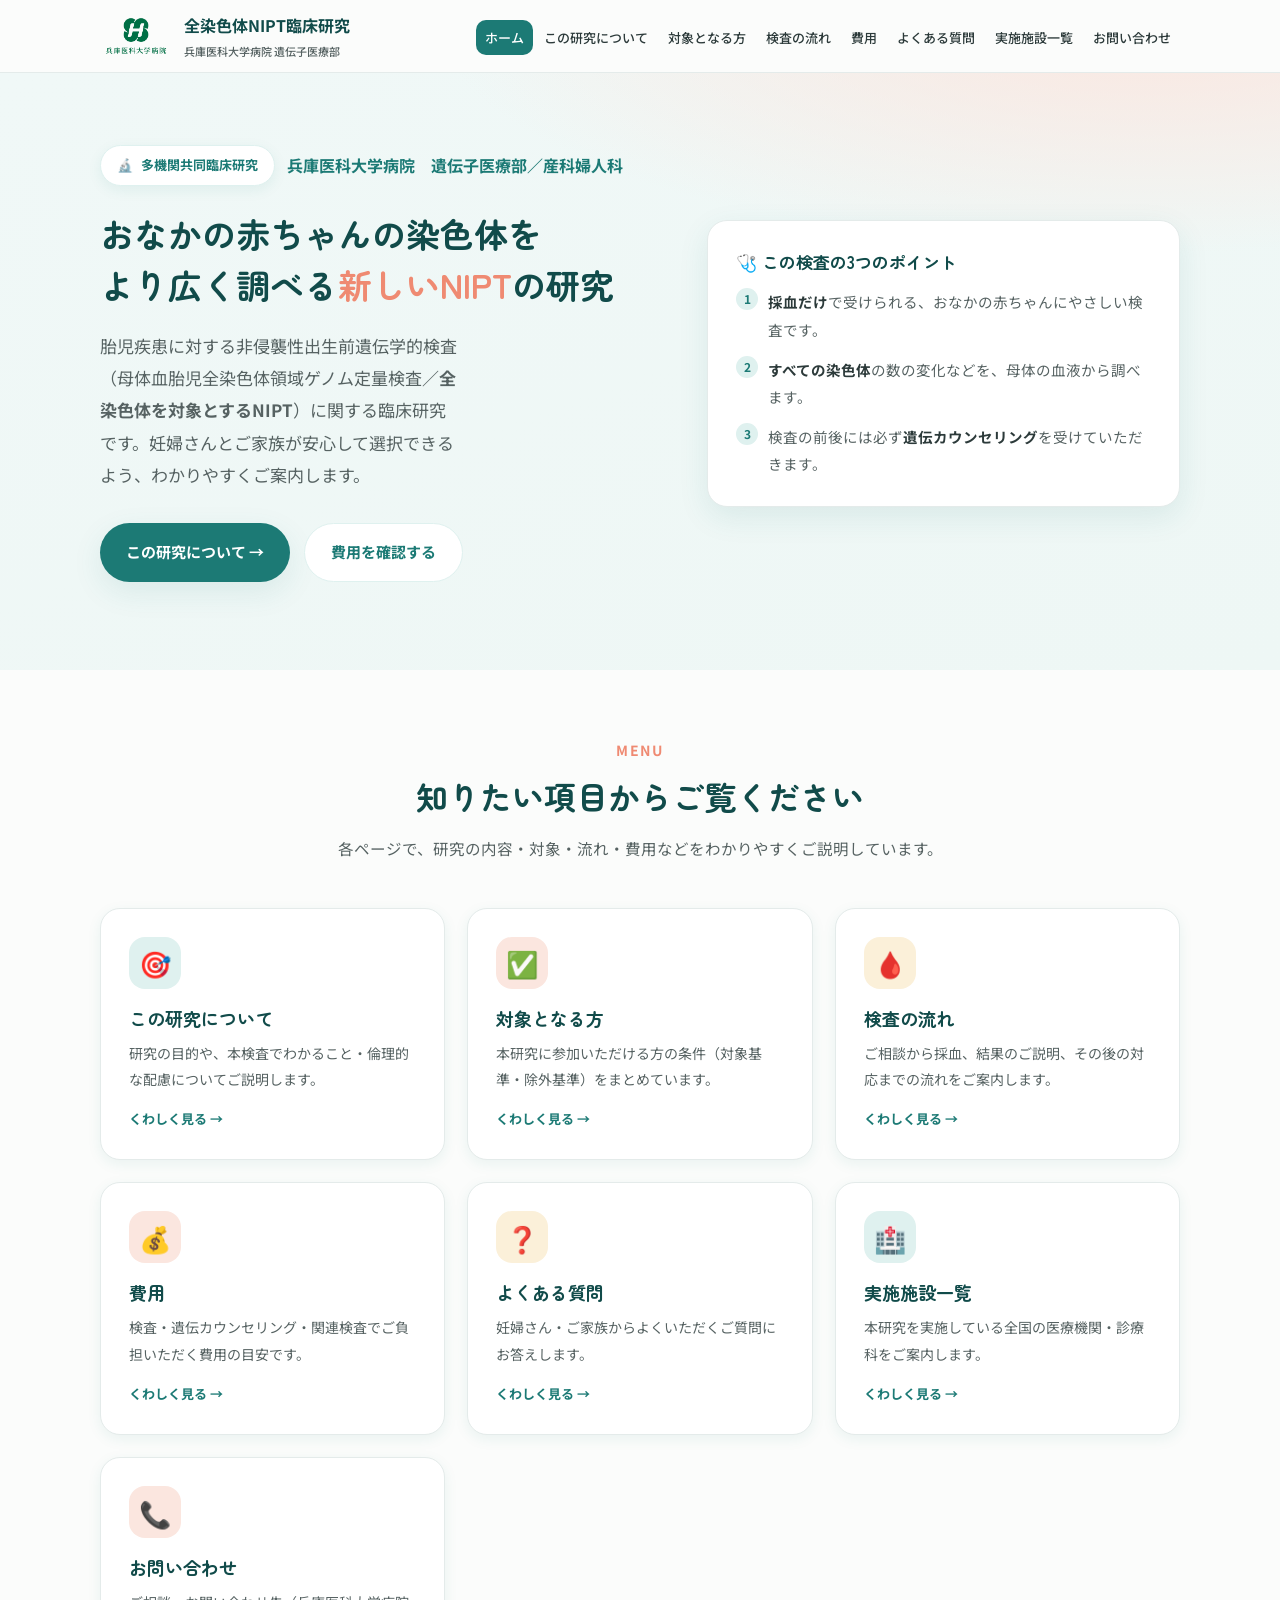
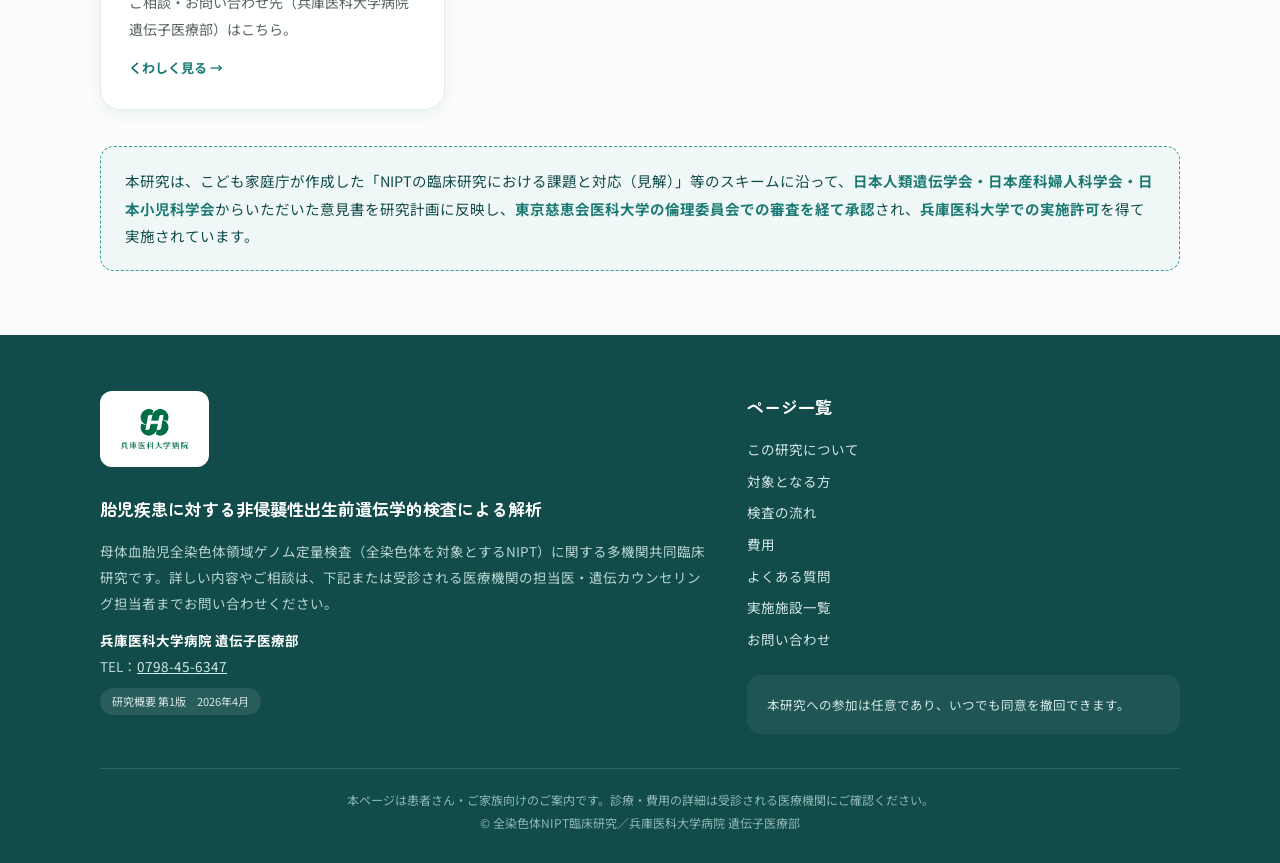
<file: index.html>
<!DOCTYPE html>
<html lang="ja">
<head>
<meta charset="UTF-8" />
<meta name="viewport" content="width=device-width, initial-scale=1.0" />
<meta name="description" content="胎児疾患に対する非侵襲性出生前遺伝学的検査（全染色体を対象とするNIPT）に関する多機関共同臨床研究の患者さん向けご案内（兵庫医科大学病院 遺伝子医療部）。研究の目的、対象となる方、検査の流れ、費用についてわかりやすくご説明します。" />
<title>全染色体NIPT臨床研究のご案内｜妊婦さん・ご家族へ（兵庫医科大学病院）</title>
<link rel="icon" type="image/png" href="H_5-3.png" />
<link rel="preconnect" href="https://fonts.googleapis.com" />
<link rel="preconnect" href="https://fonts.gstatic.com" crossorigin />
<link href="https://fonts.googleapis.com/css2?family=Noto+Sans+JP:wght@400;500;700;900&family=Zen+Maru+Gothic:wght@500;700&display=swap" rel="stylesheet" />
<link rel="stylesheet" href="styles.css" />
</head>
<body>

<header>
  <div class="wrap nav">
    <a href="index.html" class="brand">
      <img class="logo-img" src="H_5-3.png" alt="兵庫医科大学病院" />
      <span>
        <span class="name">全染色体NIPT臨床研究</span>
        <small>兵庫医科大学病院 遺伝子医療部</small>
      </span>
    </a>
    <nav>
      <ul class="menu" id="menu">
        <li><a href="index.html" class="active">ホーム</a></li>
        <li><a href="about.html">この研究について</a></li>
        <li><a href="eligibility.html">対象となる方</a></li>
        <li><a href="flow.html">検査の流れ</a></li>        <li><a href="cost.html">費用</a></li>
        <li><a href="faq.html">よくある質問</a></li>
        <li><a href="facilities.html">実施施設一覧</a></li>
        <li><a href="contact.html">お問い合わせ</a></li>
      </ul>
    </nav>
    <button class="menu-btn" id="menuBtn" aria-label="メニュー"><span></span><span></span><span></span></button>
  </div>
</header>

<main>

  <!-- HERO -->
  <section class="hero">
    <div class="wrap hero-grid">
      <div>
        <div class="badge-row">
          <span class="badge">多機関共同臨床研究</span>
          <span class="badge-org">兵庫医科大学病院　遺伝子医療部／産科婦人科</span>
        </div>
        <h1>おなかの赤ちゃんの染色体を<br>より広く調べる<span class="accent">新しいNIPT</span>の研究</h1>
        <p class="lead">
          胎児疾患に対する非侵襲性出生前遺伝学的検査<br>
          （母体血胎児全染色体領域ゲノム定量検査／<b>全染色体を対象とするNIPT</b>）に関する臨床研究です。妊婦さんとご家族が安心して選択できるよう、わかりやすくご案内します。
        </p>
        <div class="hero-cta">
          <a href="about.html" class="btn btn-primary">この研究について →</a>
          <a href="cost.html" class="btn btn-ghost">費用を確認する</a>
        </div>
      </div>
      <aside class="hero-card">
        <h3>🩺 この検査の3つのポイント</h3>
        <ul>
          <li><span class="dot">1</span><span><b>採血だけ</b>で受けられる、おなかの赤ちゃんにやさしい検査です。</span></li>
          <li><span class="dot">2</span><span><b>すべての染色体</b>の数の変化などを、母体の血液から調べます。</span></li>
          <li><span class="dot">3</span><span>検査の前後には必ず<b>遺伝カウンセリング</b>を受けていただきます。</span></li>
        </ul>
      </aside>
    </div>
  </section>

  <!-- MENU CARDS -->
  <section>
    <div class="wrap">
      <div class="section-head">
        <span class="eyebrow">MENU</span>
        <h2>知りたい項目からご覧ください</h2>
        <p>各ページで、研究の内容・対象・流れ・費用などをわかりやすくご説明しています。</p>
      </div>
      <div class="home-cards">
        <a href="about.html" class="home-card">
          <div class="hc-icon bg-teal">🎯</div>
          <h3>この研究について</h3>
          <p>研究の目的や、本検査でわかること・倫理的な配慮についてご説明します。</p>
          <div class="hc-more">くわしく見る →</div>
        </a>
        <a href="eligibility.html" class="home-card">
          <div class="hc-icon bg-coral">✅</div>
          <h3>対象となる方</h3>
          <p>本研究に参加いただける方の条件（対象基準・除外基準）をまとめています。</p>
          <div class="hc-more">くわしく見る →</div>
        </a>
        <a href="flow.html" class="home-card">
          <div class="hc-icon bg-amber">🩸</div>
          <h3>検査の流れ</h3>
          <p>ご相談から採血、結果のご説明、その後の対応までの流れをご案内します。</p>
          <div class="hc-more">くわしく見る →</div>
        </a>
        <a href="cost.html" class="home-card">
          <div class="hc-icon bg-coral">💰</div>
          <h3>費用</h3>
          <p>検査・遺伝カウンセリング・関連検査でご負担いただく費用の目安です。</p>
          <div class="hc-more">くわしく見る →</div>
        </a>
        <a href="faq.html" class="home-card">
          <div class="hc-icon bg-amber">❓</div>
          <h3>よくある質問</h3>
          <p>妊婦さん・ご家族からよくいただくご質問にお答えします。</p>
          <div class="hc-more">くわしく見る →</div>
        </a>
        <a href="facilities.html" class="home-card">
          <div class="hc-icon bg-teal">🏥</div>
          <h3>実施施設一覧</h3>
          <p>本研究を実施している全国の医療機関・診療科をご案内します。</p>
          <div class="hc-more">くわしく見る →</div>
        </a>
        <a href="contact.html" class="home-card">
          <div class="hc-icon bg-coral">📞</div>
          <h3>お問い合わせ</h3>
          <p>ご相談・お問い合わせ先（兵庫医科大学病院 遺伝子医療部）はこちら。</p>
          <div class="hc-more">くわしく見る →</div>
        </a>
      </div>

      <div class="note-strip" style="margin-top:36px;">
        本研究は、こども家庭庁が作成した「NIPTの臨床研究における課題と対応（見解）」等のスキームに沿って、<b>日本人類遺伝学会・日本産科婦人科学会・日本小児科学会</b>からいただいた意見書を研究計画に反映し、<b>東京慈恵会医科大学の倫理委員会での審査を経て承認</b>され、<b>兵庫医科大学での実施許可</b>を得て実施されています。
      </div>
    </div>
  </section>

</main>

<footer>
  <div class="wrap">
    <div class="foot-grid">
      <div>
        <span class="foot-logo"><img src="H_5-3.png" alt="兵庫医科大学病院" /></span>
        <h4>胎児疾患に対する非侵襲性出生前遺伝学的検査による解析</h4>
        <p>母体血胎児全染色体領域ゲノム定量検査（全染色体を対象とするNIPT）に関する多機関共同臨床研究です。詳しい内容やご相談は、下記または受診される医療機関の担当医・遺伝カウンセリング担当者までお問い合わせください。</p>
        <p style="margin-top:12px;"><b style="color:#fff;">兵庫医科大学病院 遺伝子医療部</b><br>TEL：<a href="tel:0798-45-6347" style="color:#d3e7e5;">0798-45-6347</a></p>
        <span class="ver-tag">研究概要 第1版　2026年4月</span>
      </div>
      <div>
        <h4>ページ一覧</h4>
        <ul class="foot-links" style="display:grid; gap:6px; margin-bottom:22px;">
          <li><a href="about.html">この研究について</a></li>
          <li><a href="eligibility.html">対象となる方</a></li>
          <li><a href="flow.html">検査の流れ</a></li>          <li><a href="cost.html">費用</a></li>
          <li><a href="faq.html">よくある質問</a></li>
          <li><a href="facilities.html">実施施設一覧</a></li>
          <li><a href="contact.html">お問い合わせ</a></li>
        </ul>
        <div class="ethics">
          本研究への参加は任意であり、いつでも同意を撤回できます。
        </div>
      </div>
    </div>
    <div class="foot-bottom">
      本ページは患者さん・ご家族向けのご案内です。診療・費用の詳細は受診される医療機関にご確認ください。<br>
      © 全染色体NIPT臨床研究／兵庫医科大学病院 遺伝子医療部
    </div>
  </div>
</footer>

<script src="main.js"></script>
</body>
</html>
</file>
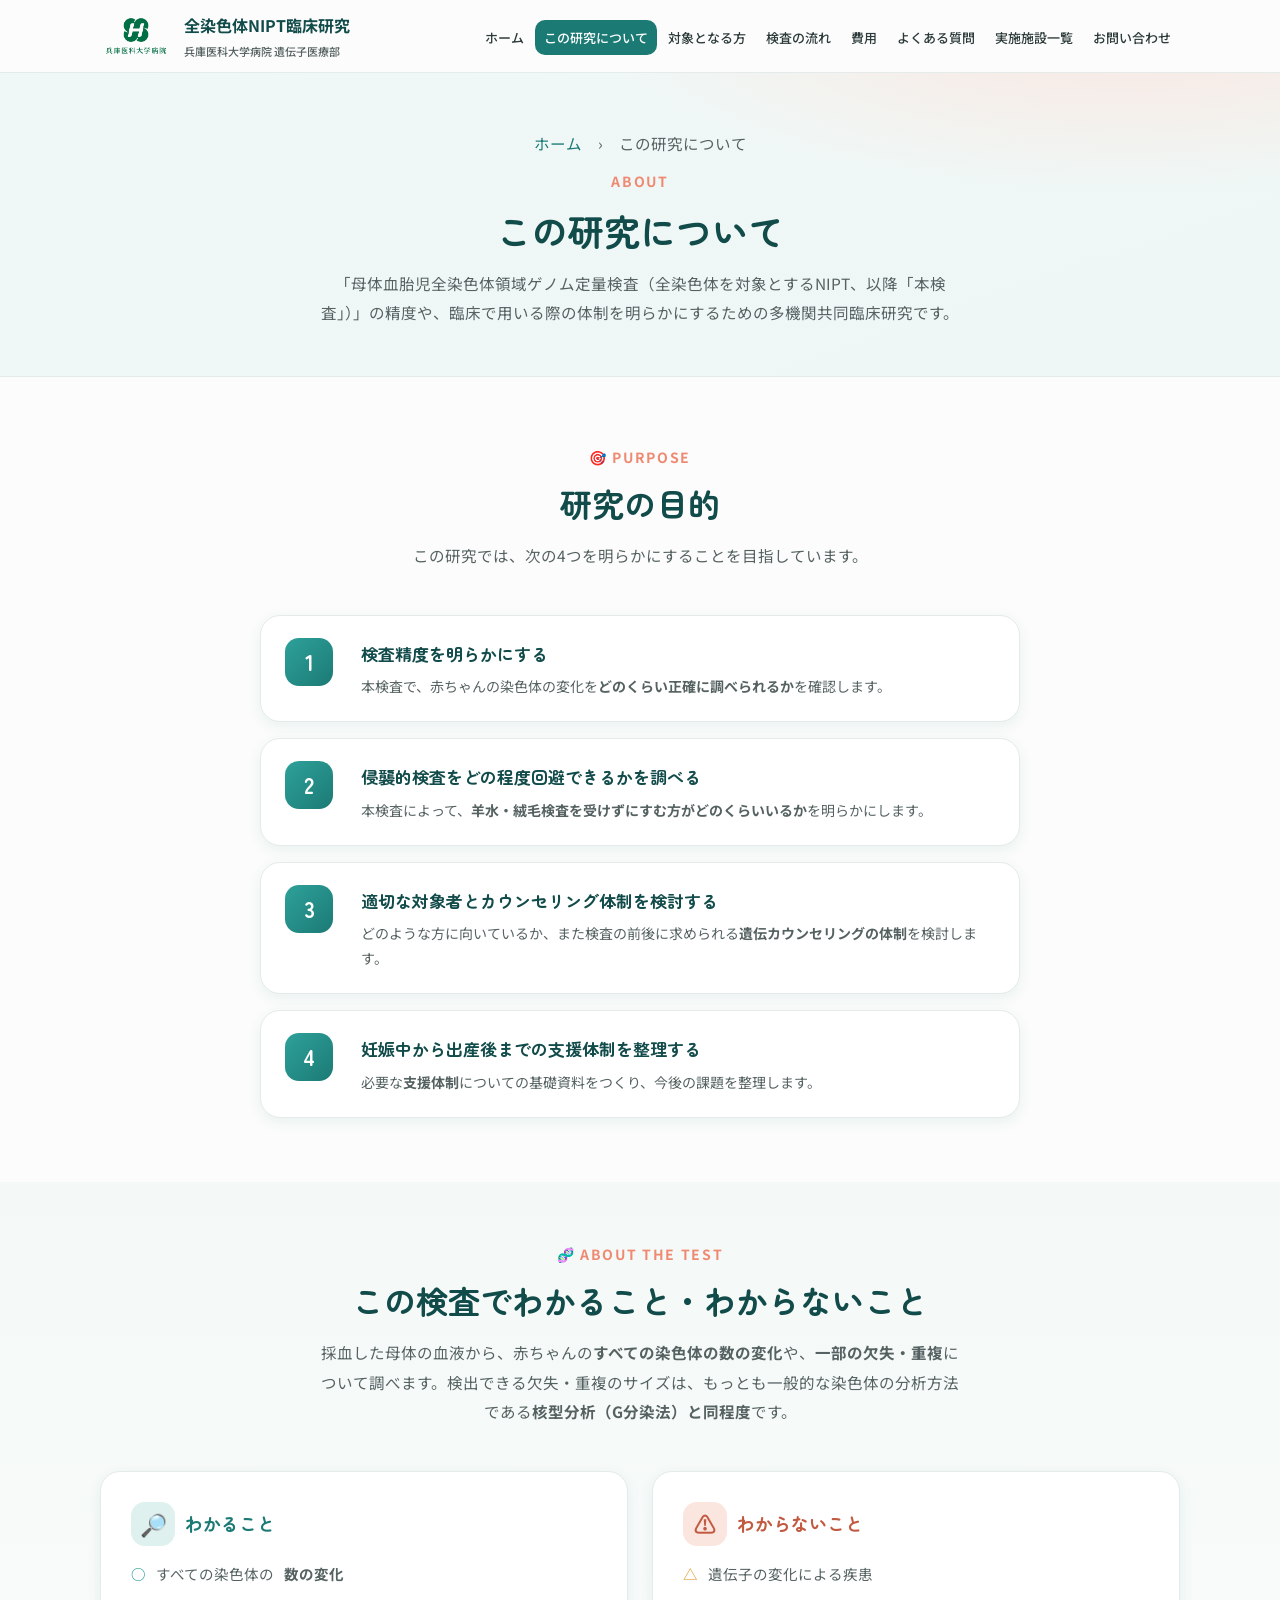
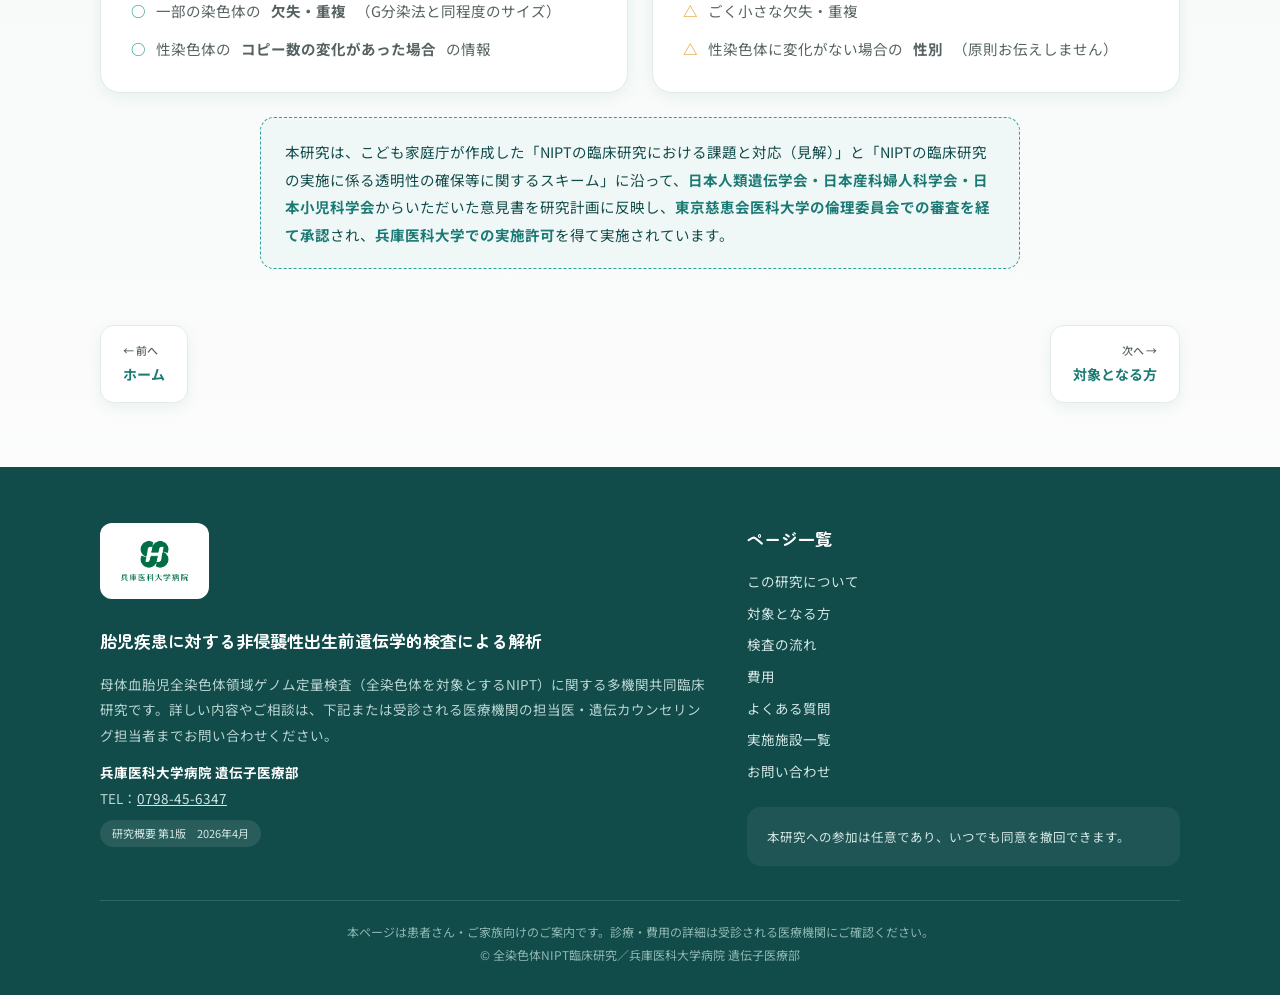
<file: about.html>
<!DOCTYPE html>
<html lang="ja">
<head>
<meta charset="UTF-8" />
<meta name="viewport" content="width=device-width, initial-scale=1.0" />
<meta name="description" content="全染色体を対象とするNIPT臨床研究の目的、本検査でわかること、倫理的配慮についてのご説明（兵庫医科大学病院 遺伝子医療部）。" />
<title>この研究について｜全染色体NIPT臨床研究</title>
<link rel="icon" type="image/png" href="H_5-3.png" />
<link rel="preconnect" href="https://fonts.googleapis.com" />
<link rel="preconnect" href="https://fonts.gstatic.com" crossorigin />
<link href="https://fonts.googleapis.com/css2?family=Noto+Sans+JP:wght@400;500;700;900&family=Zen+Maru+Gothic:wght@500;700&display=swap" rel="stylesheet" />
<link rel="stylesheet" href="styles.css" />
</head>
<body>

<header>
  <div class="wrap nav">
    <a href="index.html" class="brand">
      <img class="logo-img" src="H_5-3.png" alt="兵庫医科大学病院" />
      <span>
        <span class="name">全染色体NIPT臨床研究</span>
        <small>兵庫医科大学病院 遺伝子医療部</small>
      </span>
    </a>
    <nav>
      <ul class="menu" id="menu">
        <li><a href="index.html">ホーム</a></li>
        <li><a href="about.html" class="active">この研究について</a></li>
        <li><a href="eligibility.html">対象となる方</a></li>
        <li><a href="flow.html">検査の流れ</a></li>        <li><a href="cost.html">費用</a></li>
        <li><a href="faq.html">よくある質問</a></li>
        <li><a href="facilities.html">実施施設一覧</a></li>
        <li><a href="contact.html">お問い合わせ</a></li>
      </ul>
    </nav>
    <button class="menu-btn" id="menuBtn" aria-label="メニュー"><span></span><span></span><span></span></button>
  </div>
</header>

<main>
  <div class="page-hero">
    <div class="wrap">
      <p class="crumb"><a href="index.html">ホーム</a>　›　この研究について</p>
      <span class="eyebrow">ABOUT</span>
      <h1>この研究について</h1>
      <p>「母体血胎児全染色体領域ゲノム定量検査（全染色体を対象とするNIPT、以降「本検査」）」の精度や、臨床で用いる際の体制を明らかにするための多機関共同臨床研究です。</p>
    </div>
  </div>

  <section>
    <div class="wrap">
      <div class="section-head">
        <span class="eyebrow">🎯 PURPOSE</span>
        <h2>研究の目的</h2>
        <p>この研究では、次の4つを明らかにすることを目指しています。</p>
      </div>

      <div class="goal-list">
        <div class="goal-item">
          <div class="g-num"></div>
          <div>
            <div class="g-title">検査精度を明らかにする</div>
            <div class="g-desc">本検査で、赤ちゃんの染色体の変化を<b>どのくらい正確に調べられるか</b>を確認します。</div>
          </div>
        </div>
        <div class="goal-item">
          <div class="g-num"></div>
          <div>
            <div class="g-title">侵襲的検査をどの程度回避できるかを調べる</div>
            <div class="g-desc">本検査によって、<b>羊水・絨毛検査を受けずにすむ方がどのくらいいるか</b>を明らかにします。</div>
          </div>
        </div>
        <div class="goal-item">
          <div class="g-num"></div>
          <div>
            <div class="g-title">適切な対象者とカウンセリング体制を検討する</div>
            <div class="g-desc">どのような方に向いているか、また検査の前後に求められる<b>遺伝カウンセリングの体制</b>を検討します。</div>
          </div>
        </div>
        <div class="goal-item">
          <div class="g-num"></div>
          <div>
            <div class="g-title">妊娠中から出産後までの支援体制を整理する</div>
            <div class="g-desc">必要な<b>支援体制</b>についての基礎資料をつくり、今後の課題を整理します。</div>
          </div>
        </div>
      </div>
    </div>
  </section>

  <section style="background:linear-gradient(180deg,#f4f9f8,#fbfcfb); padding-top:56px;">
    <div class="wrap">
      <div class="section-head">
        <span class="eyebrow">🧬 ABOUT THE TEST</span>
        <h2>この検査でわかること・わからないこと</h2>
        <p>採血した母体の血液から、赤ちゃんの<b>すべての染色体の数の変化</b>や、<b>一部の欠失・重複</b>について調べます。検出できる欠失・重複のサイズは、もっとも一般的な染色体の分析方法である<b>核型分析（G分染法）と同程度</b>です。</p>
      </div>

      <div class="know-grid">
        <div class="card know-yes">
          <h3><span class="icon-round bg-teal">🔎</span>わかること</h3>
          <ul>
            <li>すべての染色体の<b>数の変化</b></li>
            <li>一部の染色体の<b>欠失・重複</b>（G分染法と同程度のサイズ）</li>
            <li>性染色体の<b>コピー数の変化があった場合</b>の情報</li>
          </ul>
        </div>
        <div class="card know-no">
          <h3><span class="icon-round bg-coral">⚠️</span>わからないこと</h3>
          <ul>
            <li>遺伝子の変化による疾患</li>
            <li>ごく小さな欠失・重複</li>
            <li>性染色体に変化がない場合の<b>性別</b>（原則お伝えしません）</li>
          </ul>
        </div>
      </div>

      <div class="note-strip" style="max-width:760px; margin:24px auto 0;">
        本研究は、こども家庭庁が作成した「NIPTの臨床研究における課題と対応（見解）」と「NIPTの臨床研究の実施に係る透明性の確保等に関するスキーム」に沿って、<b>日本人類遺伝学会・日本産科婦人科学会・日本小児科学会</b>からいただいた意見書を研究計画に反映し、<b>東京慈恵会医科大学の倫理委員会での審査を経て承認</b>され、<b>兵庫医科大学での実施許可</b>を得て実施されています。
      </div>

      <nav class="page-nav">
        <a class="prev" href="index.html"><span class="nav-dir">← 前へ</span>ホーム</a>
        <a class="next" href="eligibility.html"><span class="nav-dir">次へ →</span>対象となる方</a>
      </nav>
    </div>
  </section>
</main>

<footer>
  <div class="wrap">
    <div class="foot-grid">
      <div>
        <span class="foot-logo"><img src="H_5-3.png" alt="兵庫医科大学病院" /></span>
        <h4>胎児疾患に対する非侵襲性出生前遺伝学的検査による解析</h4>
        <p>母体血胎児全染色体領域ゲノム定量検査（全染色体を対象とするNIPT）に関する多機関共同臨床研究です。詳しい内容やご相談は、下記または受診される医療機関の担当医・遺伝カウンセリング担当者までお問い合わせください。</p>
        <p style="margin-top:12px;"><b style="color:#fff;">兵庫医科大学病院 遺伝子医療部</b><br>TEL：<a href="tel:0798-45-6347" style="color:#d3e7e5;">0798-45-6347</a></p>
        <span class="ver-tag">研究概要 第1版　2026年4月</span>
      </div>
      <div>
        <h4>ページ一覧</h4>
        <ul class="foot-links" style="display:grid; gap:6px; margin-bottom:22px;">
          <li><a href="about.html">この研究について</a></li>
          <li><a href="eligibility.html">対象となる方</a></li>
          <li><a href="flow.html">検査の流れ</a></li>          <li><a href="cost.html">費用</a></li>
          <li><a href="faq.html">よくある質問</a></li>
          <li><a href="facilities.html">実施施設一覧</a></li>
          <li><a href="contact.html">お問い合わせ</a></li>
        </ul>
        <div class="ethics">本研究への参加は任意であり、いつでも同意を撤回できます。</div>
      </div>
    </div>
    <div class="foot-bottom">
      本ページは患者さん・ご家族向けのご案内です。診療・費用の詳細は受診される医療機関にご確認ください。<br>
      © 全染色体NIPT臨床研究／兵庫医科大学病院 遺伝子医療部
    </div>
  </div>
</footer>

<script src="main.js"></script>
</body>
</html>
</file>
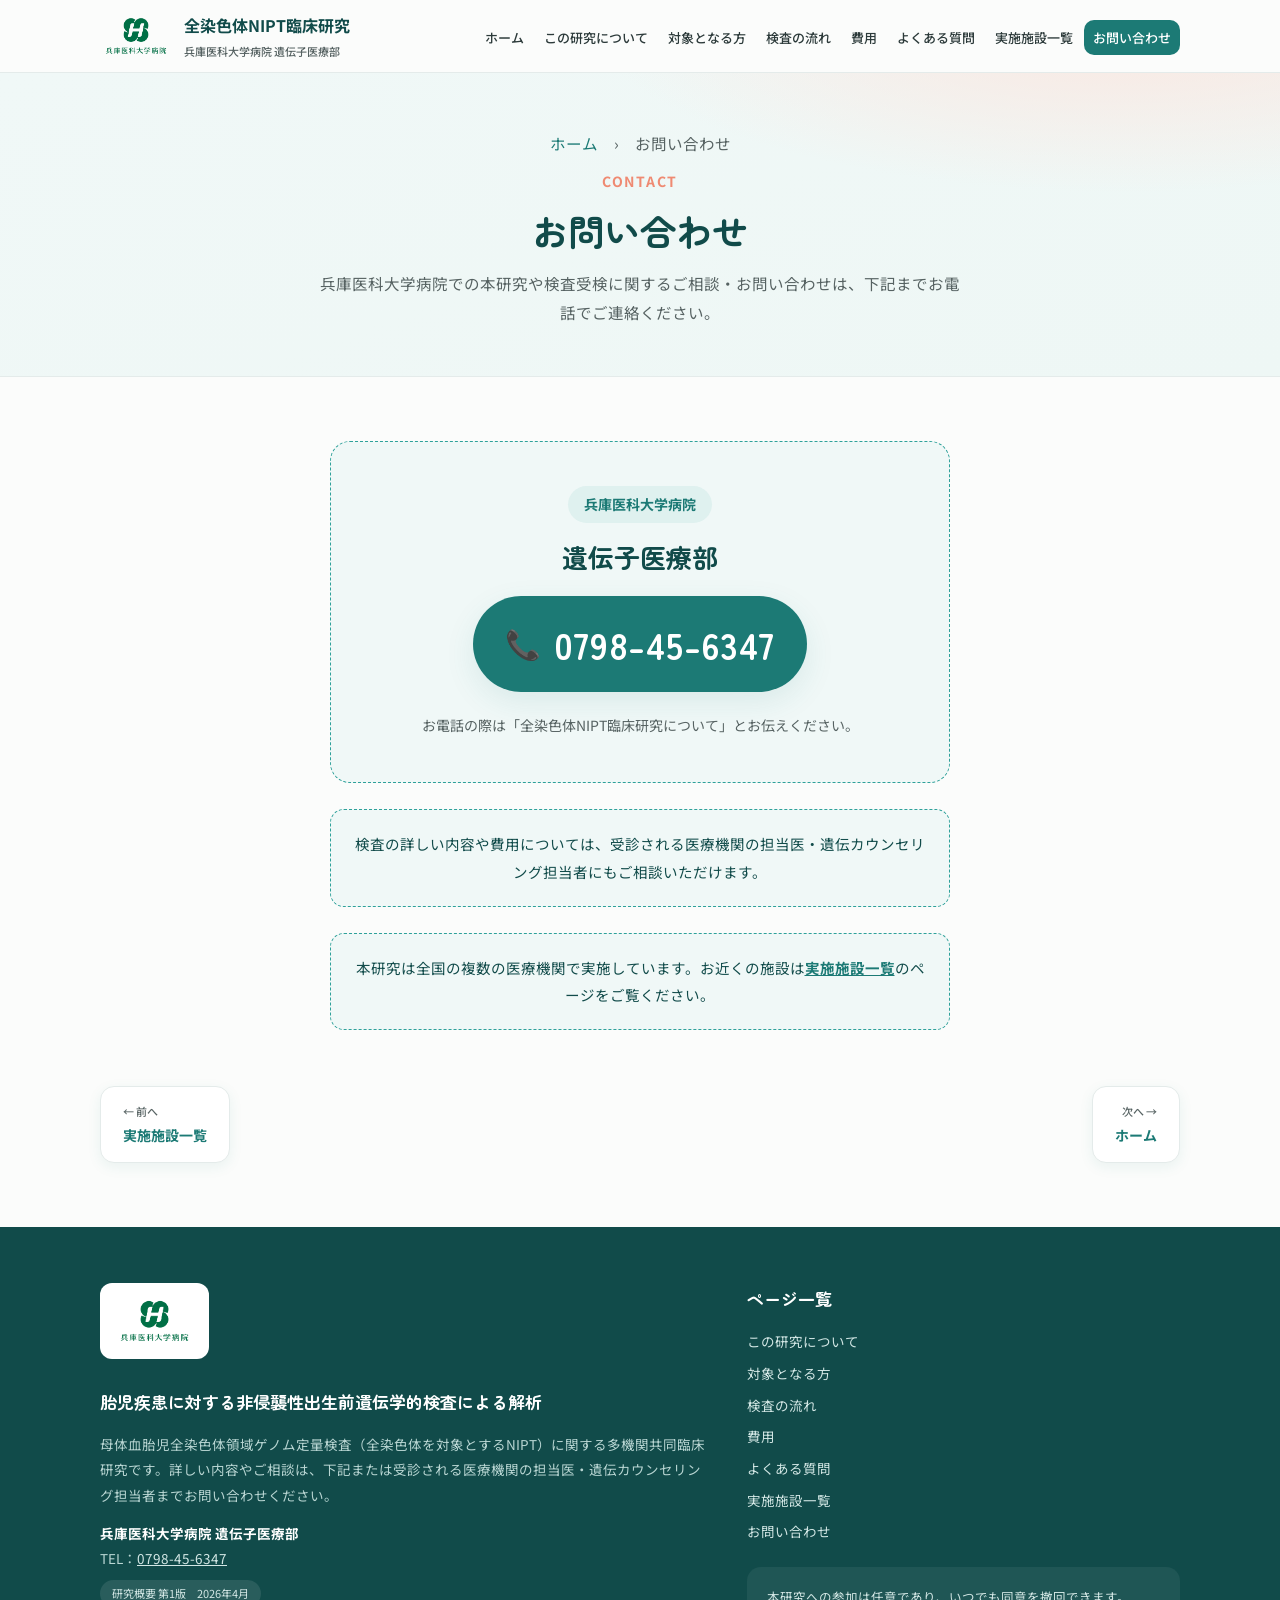
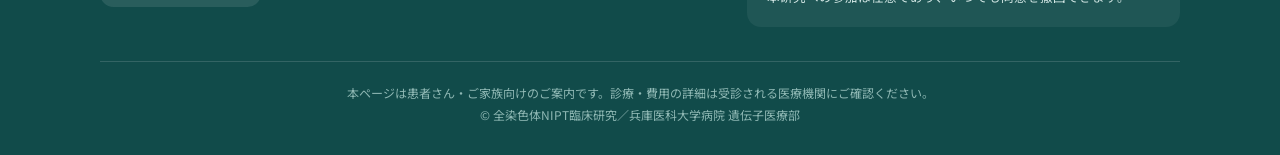
<file: contact.html>
<!DOCTYPE html>
<html lang="ja">
<head>
<meta charset="UTF-8" />
<meta name="viewport" content="width=device-width, initial-scale=1.0" />
<meta name="description" content="全染色体NIPT臨床研究に関するお問い合わせ先（兵庫医科大学病院 遺伝子医療部 0798-45-6347）。" />
<title>お問い合わせ｜全染色体NIPT臨床研究</title>
<link rel="icon" type="image/png" href="H_5-3.png" />
<link rel="preconnect" href="https://fonts.googleapis.com" />
<link rel="preconnect" href="https://fonts.gstatic.com" crossorigin />
<link href="https://fonts.googleapis.com/css2?family=Noto+Sans+JP:wght@400;500;700;900&family=Zen+Maru+Gothic:wght@500;700&display=swap" rel="stylesheet" />
<link rel="stylesheet" href="styles.css" />
</head>
<body>

<header>
  <div class="wrap nav">
    <a href="index.html" class="brand">
      <img class="logo-img" src="H_5-3.png" alt="兵庫医科大学病院" />
      <span>
        <span class="name">全染色体NIPT臨床研究</span>
        <small>兵庫医科大学病院 遺伝子医療部</small>
      </span>
    </a>
    <nav>
      <ul class="menu" id="menu">
        <li><a href="index.html">ホーム</a></li>
        <li><a href="about.html">この研究について</a></li>
        <li><a href="eligibility.html">対象となる方</a></li>
        <li><a href="flow.html">検査の流れ</a></li>        <li><a href="cost.html">費用</a></li>
        <li><a href="faq.html">よくある質問</a></li>
        <li><a href="facilities.html">実施施設一覧</a></li>
        <li><a href="contact.html" class="active">お問い合わせ</a></li>
      </ul>
    </nav>
    <button class="menu-btn" id="menuBtn" aria-label="メニュー"><span></span><span></span><span></span></button>
  </div>
</header>

<main>
  <div class="page-hero">
    <div class="wrap">
      <p class="crumb"><a href="index.html">ホーム</a>　›　お問い合わせ</p>
      <span class="eyebrow">CONTACT</span>
      <h1>お問い合わせ</h1>
      <p>兵庫医科大学病院での本研究や検査受検に関するご相談・お問い合わせは、下記までお電話でご連絡ください。</p>
    </div>
  </div>

  <section>
    <div class="wrap">
      <div class="contact-card" style="margin-top:0;">
        <div class="contact-info">
          <span class="contact-dept">兵庫医科大学病院</span>
          <h3>遺伝子医療部</h3>
          <a class="contact-tel" href="tel:0798-45-6347">
            <span class="tel-ico">📞</span>0798-45-6347
          </a>
          <p class="contact-hours">お電話の際は「全染色体NIPT臨床研究について」とお伝えください。</p>
        </div>
      </div>

      <div class="note-strip" style="max-width:620px; margin:26px auto 0; text-align:center;">
        検査の詳しい内容や費用については、受診される医療機関の担当医・遺伝カウンセリング担当者にもご相談いただけます。
      </div>

      <div class="note-strip" style="max-width:620px; margin:26px auto 0; text-align:center;">
        本研究は全国の複数の医療機関で実施しています。お近くの施設は<a href="facilities.html"><b>実施施設一覧</b></a>のページをご覧ください。
      </div>

      <nav class="page-nav">
        <a class="prev" href="facilities.html"><span class="nav-dir">← 前へ</span>実施施設一覧</a>
        <a class="next" href="index.html"><span class="nav-dir">次へ →</span>ホーム</a>
      </nav>
    </div>
  </section>
</main>

<footer>
  <div class="wrap">
    <div class="foot-grid">
      <div>
        <span class="foot-logo"><img src="H_5-3.png" alt="兵庫医科大学病院" /></span>
        <h4>胎児疾患に対する非侵襲性出生前遺伝学的検査による解析</h4>
        <p>母体血胎児全染色体領域ゲノム定量検査（全染色体を対象とするNIPT）に関する多機関共同臨床研究です。詳しい内容やご相談は、下記または受診される医療機関の担当医・遺伝カウンセリング担当者までお問い合わせください。</p>
        <p style="margin-top:12px;"><b style="color:#fff;">兵庫医科大学病院 遺伝子医療部</b><br>TEL：<a href="tel:0798-45-6347" style="color:#d3e7e5;">0798-45-6347</a></p>
        <span class="ver-tag">研究概要 第1版　2026年4月</span>
      </div>
      <div>
        <h4>ページ一覧</h4>
        <ul class="foot-links" style="display:grid; gap:6px; margin-bottom:22px;">
          <li><a href="about.html">この研究について</a></li>
          <li><a href="eligibility.html">対象となる方</a></li>
          <li><a href="flow.html">検査の流れ</a></li>          <li><a href="cost.html">費用</a></li>
          <li><a href="faq.html">よくある質問</a></li>
          <li><a href="facilities.html">実施施設一覧</a></li>
          <li><a href="contact.html">お問い合わせ</a></li>
        </ul>
        <div class="ethics">本研究への参加は任意であり、いつでも同意を撤回できます。</div>
      </div>
    </div>
    <div class="foot-bottom">
      本ページは患者さん・ご家族向けのご案内です。診療・費用の詳細は受診される医療機関にご確認ください。<br>
      © 全染色体NIPT臨床研究／兵庫医科大学病院 遺伝子医療部
    </div>
  </div>
</footer>

<script src="main.js"></script>
</body>
</html>
</file>
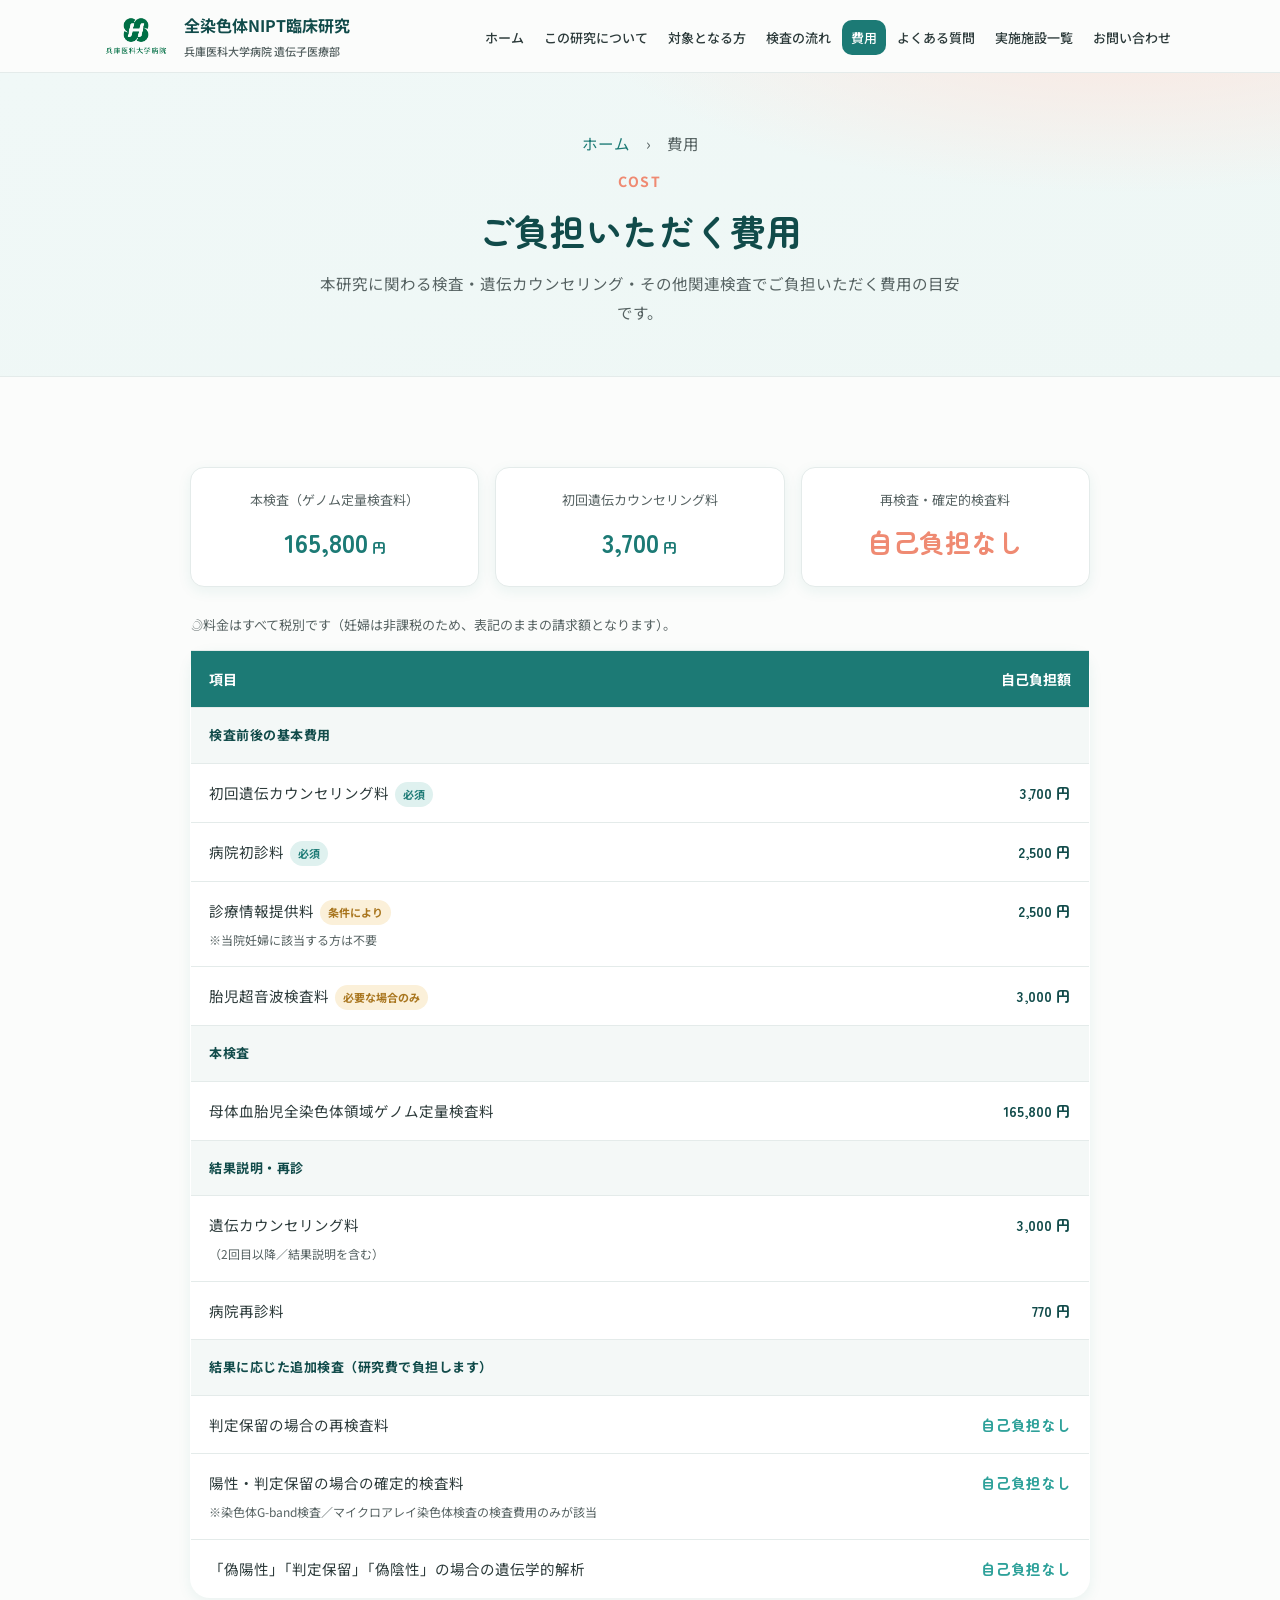
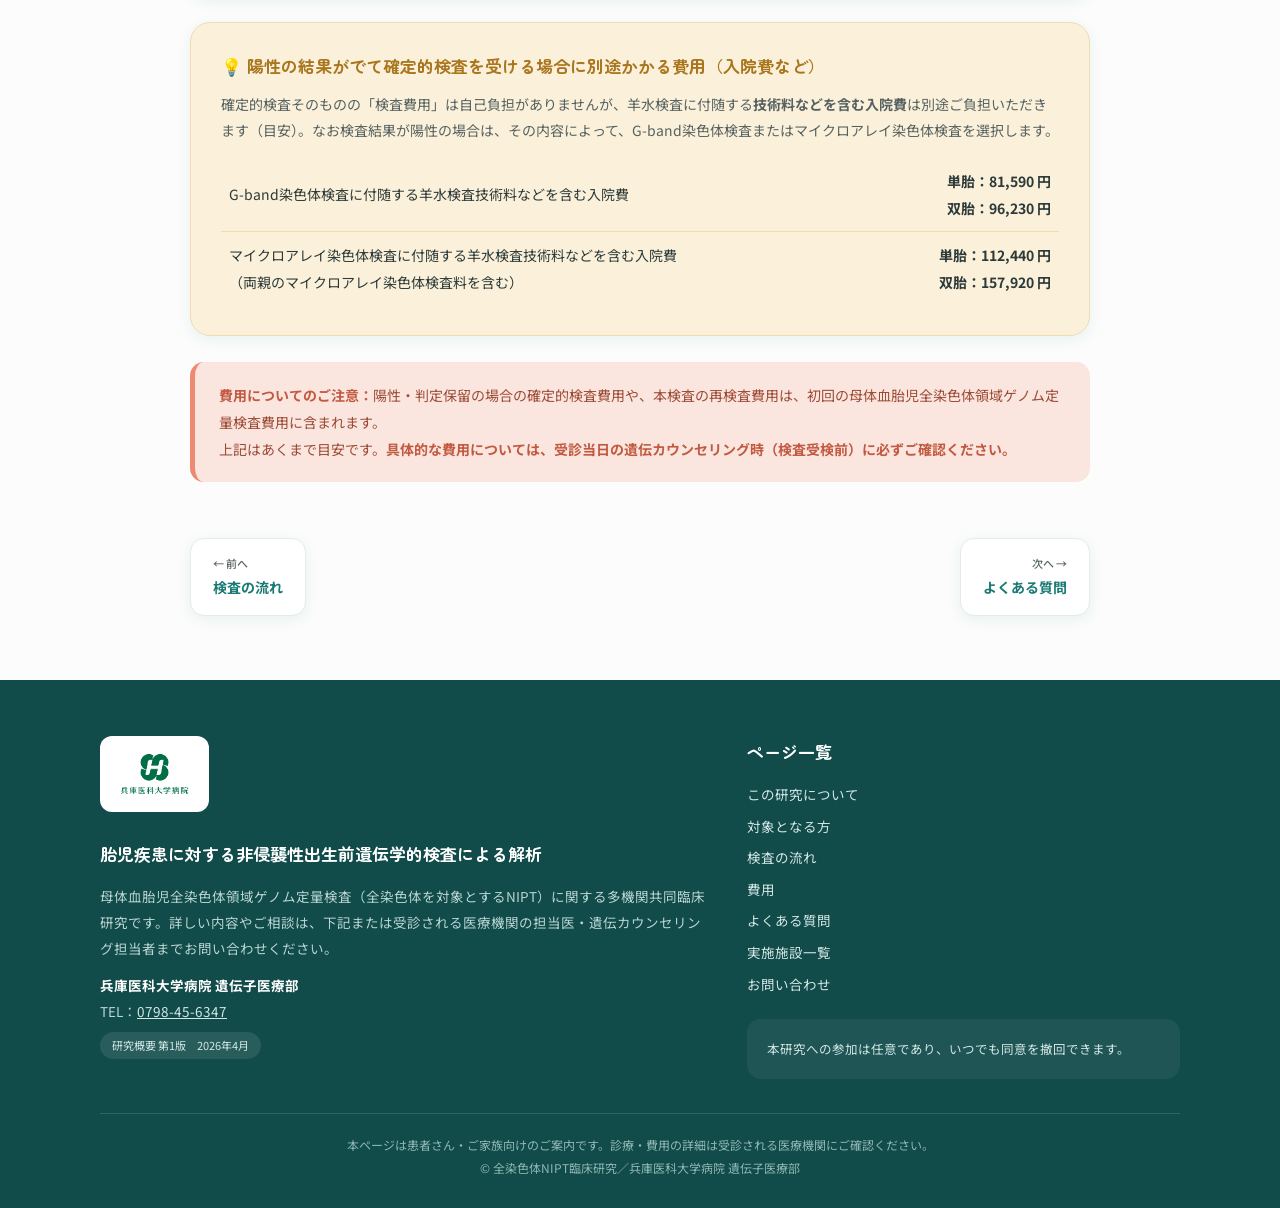
<file: cost.html>
<!DOCTYPE html>
<html lang="ja">
<head>
<meta charset="UTF-8" />
<meta name="viewport" content="width=device-width, initial-scale=1.0" />
<meta name="description" content="全染色体NIPT臨床研究でご負担いただく費用の目安（検査・遺伝カウンセリング・関連検査・入院費）のご案内（兵庫医科大学病院 遺伝子医療部）。" />
<title>費用｜全染色体NIPT臨床研究</title>
<link rel="icon" type="image/png" href="H_5-3.png" />
<link rel="preconnect" href="https://fonts.googleapis.com" />
<link rel="preconnect" href="https://fonts.gstatic.com" crossorigin />
<link href="https://fonts.googleapis.com/css2?family=Noto+Sans+JP:wght@400;500;700;900&family=Zen+Maru+Gothic:wght@500;700&display=swap" rel="stylesheet" />
<link rel="stylesheet" href="styles.css" />
</head>
<body>

<header>
  <div class="wrap nav">
    <a href="index.html" class="brand">
      <img class="logo-img" src="H_5-3.png" alt="兵庫医科大学病院" />
      <span>
        <span class="name">全染色体NIPT臨床研究</span>
        <small>兵庫医科大学病院 遺伝子医療部</small>
      </span>
    </a>
    <nav>
      <ul class="menu" id="menu">
        <li><a href="index.html">ホーム</a></li>
        <li><a href="about.html">この研究について</a></li>
        <li><a href="eligibility.html">対象となる方</a></li>
        <li><a href="flow.html">検査の流れ</a></li>        <li><a href="cost.html" class="active">費用</a></li>
        <li><a href="faq.html">よくある質問</a></li>
        <li><a href="facilities.html">実施施設一覧</a></li>
        <li><a href="contact.html">お問い合わせ</a></li>
      </ul>
    </nav>
    <button class="menu-btn" id="menuBtn" aria-label="メニュー"><span></span><span></span><span></span></button>
  </div>
</header>

<main>
  <div class="page-hero">
    <div class="wrap">
      <p class="crumb"><a href="index.html">ホーム</a>　›　費用</p>
      <span class="eyebrow">COST</span>
      <h1>ご負担いただく費用</h1>
      <p>本研究に関わる検査・遺伝カウンセリング・その他関連検査でご負担いただく費用の目安です。</p>
    </div>
  </div>

  <section>
    <div class="wrap cost-wrap">
      <div class="cost-highlight">
        <div class="ch-box">
          <div class="ch-label">本検査（ゲノム定量検査料）</div>
          <div class="ch-num">165,800<small> 円</small></div>
        </div>
        <div class="ch-box">
          <div class="ch-label">初回遺伝カウンセリング料</div>
          <div class="ch-num">3,700<small> 円</small></div>
        </div>
        <div class="ch-box">
          <div class="ch-label">再検査・確定的検査料</div>
          <div class="ch-num" style="color:var(--coral);">自己負担なし</div>
        </div>
      </div>

      <table class="cost-table">
        <caption>◎料金はすべて税別です（妊婦は非課税のため、表記のままの請求額となります）。</caption>
        <thead>
          <tr><th>項目</th><th>自己負担額</th></tr>
        </thead>
        <tbody>
          <tr class="grp"><td colspan="2">検査前後の基本費用</td></tr>
          <tr>
            <td class="item">初回遺伝カウンセリング料<span class="badge-need">必須</span></td>
            <td class="price">3,700 円</td>
          </tr>
          <tr>
            <td class="item">病院初診料<span class="badge-need">必須</span></td>
            <td class="price">2,500 円</td>
          </tr>
          <tr>
            <td class="item">診療情報提供料<span class="badge-cond badge-need">条件により</span>
              <span class="cost-note">※当院妊婦に該当する方は不要</span></td>
            <td class="price">2,500 円</td>
          </tr>
          <tr>
            <td class="item">胎児超音波検査料<span class="badge-cond badge-need">必要な場合のみ</span></td>
            <td class="price">3,000 円</td>
          </tr>

          <tr class="grp"><td colspan="2">本検査</td></tr>
          <tr>
            <td class="item">母体血胎児全染色体領域ゲノム定量検査料</td>
            <td class="price">165,800 円</td>
          </tr>

          <tr class="grp"><td colspan="2">結果説明・再診</td></tr>
          <tr>
            <td class="item">遺伝カウンセリング料<span class="cost-note">（2回目以降／結果説明を含む）</span></td>
            <td class="price">3,000 円</td>
          </tr>
          <tr>
            <td class="item">病院再診料</td>
            <td class="price">770 円</td>
          </tr>

          <tr class="grp"><td colspan="2">結果に応じた追加検査（研究費で負担します）</td></tr>
          <tr>
            <td class="item">判定保留の場合の再検査料</td>
            <td class="price free">自己負担なし</td>
          </tr>
          <tr>
            <td class="item">陽性・判定保留の場合の確定的検査料
              <span class="cost-note">※染色体G-band検査／マイクロアレイ染色体検査の検査費用のみが該当</span></td>
            <td class="price free">自己負担なし</td>
          </tr>
          <tr>
            <td class="item">「偽陽性」「判定保留」「偽陰性」の場合の遺伝学的解析</td>
            <td class="price free">自己負担なし</td>
          </tr>
        </tbody>
      </table>

      <div class="cost-followup">
        <div class="card">
          <h3>💡 陽性の結果がでて確定的検査を受ける場合に別途かかる費用（入院費など）</h3>
          <p style="font-size:14px;color:var(--ink-soft);margin-bottom:14px;">
            確定的検査そのものの「検査費用」は自己負担がありませんが、羊水検査に付随する<b>技術料などを含む入院費</b>は別途ご負担いただきます（目安）。なお検査結果が陽性の場合は、その内容によって、G-band染色体検査またはマイクロアレイ染色体検査を選択します。
          </p>
          <table>
            <tr>
              <td>G-band染色体検査に付随する羊水検査技術料などを含む入院費</td>
              <td>単胎：81,590 円<br>双胎：96,230 円</td>
            </tr>
            <tr>
              <td>マイクロアレイ染色体検査に付随する羊水検査技術料などを含む入院費<br>（両親のマイクロアレイ染色体検査料を含む）</td>
              <td>単胎：112,440 円<br>双胎：157,920 円</td>
            </tr>
          </table>
        </div>
      </div>

      <div class="disclaimer">
        <p><b>費用についてのご注意：</b>陽性・判定保留の場合の確定的検査費用や、本検査の再検査費用は、初回の母体血胎児全染色体領域ゲノム定量検査費用に含まれます。<br>
        上記はあくまで目安です。<b>具体的な費用については、受診当日の遺伝カウンセリング時（検査受検前）に必ずご確認ください。</b></p>
      </div>

      <nav class="page-nav">
        <a class="prev" href="flow.html"><span class="nav-dir">← 前へ</span>検査の流れ</a>
        <a class="next" href="faq.html"><span class="nav-dir">次へ →</span>よくある質問</a>
      </nav>
    </div>
  </section>
</main>

<footer>
  <div class="wrap">
    <div class="foot-grid">
      <div>
        <span class="foot-logo"><img src="H_5-3.png" alt="兵庫医科大学病院" /></span>
        <h4>胎児疾患に対する非侵襲性出生前遺伝学的検査による解析</h4>
        <p>母体血胎児全染色体領域ゲノム定量検査（全染色体を対象とするNIPT）に関する多機関共同臨床研究です。詳しい内容やご相談は、下記または受診される医療機関の担当医・遺伝カウンセリング担当者までお問い合わせください。</p>
        <p style="margin-top:12px;"><b style="color:#fff;">兵庫医科大学病院 遺伝子医療部</b><br>TEL：<a href="tel:0798-45-6347" style="color:#d3e7e5;">0798-45-6347</a></p>
        <span class="ver-tag">研究概要 第1版　2026年4月</span>
      </div>
      <div>
        <h4>ページ一覧</h4>
        <ul class="foot-links" style="display:grid; gap:6px; margin-bottom:22px;">
          <li><a href="about.html">この研究について</a></li>
          <li><a href="eligibility.html">対象となる方</a></li>
          <li><a href="flow.html">検査の流れ</a></li>          <li><a href="cost.html">費用</a></li>
          <li><a href="faq.html">よくある質問</a></li>
          <li><a href="facilities.html">実施施設一覧</a></li>
          <li><a href="contact.html">お問い合わせ</a></li>
        </ul>
        <div class="ethics">本研究への参加は任意であり、いつでも同意を撤回できます。</div>
      </div>
    </div>
    <div class="foot-bottom">
      本ページは患者さん・ご家族向けのご案内です。診療・費用の詳細は受診される医療機関にご確認ください。<br>
      © 全染色体NIPT臨床研究／兵庫医科大学病院 遺伝子医療部
    </div>
  </div>
</footer>

<script src="main.js"></script>
</body>
</html>
</file>
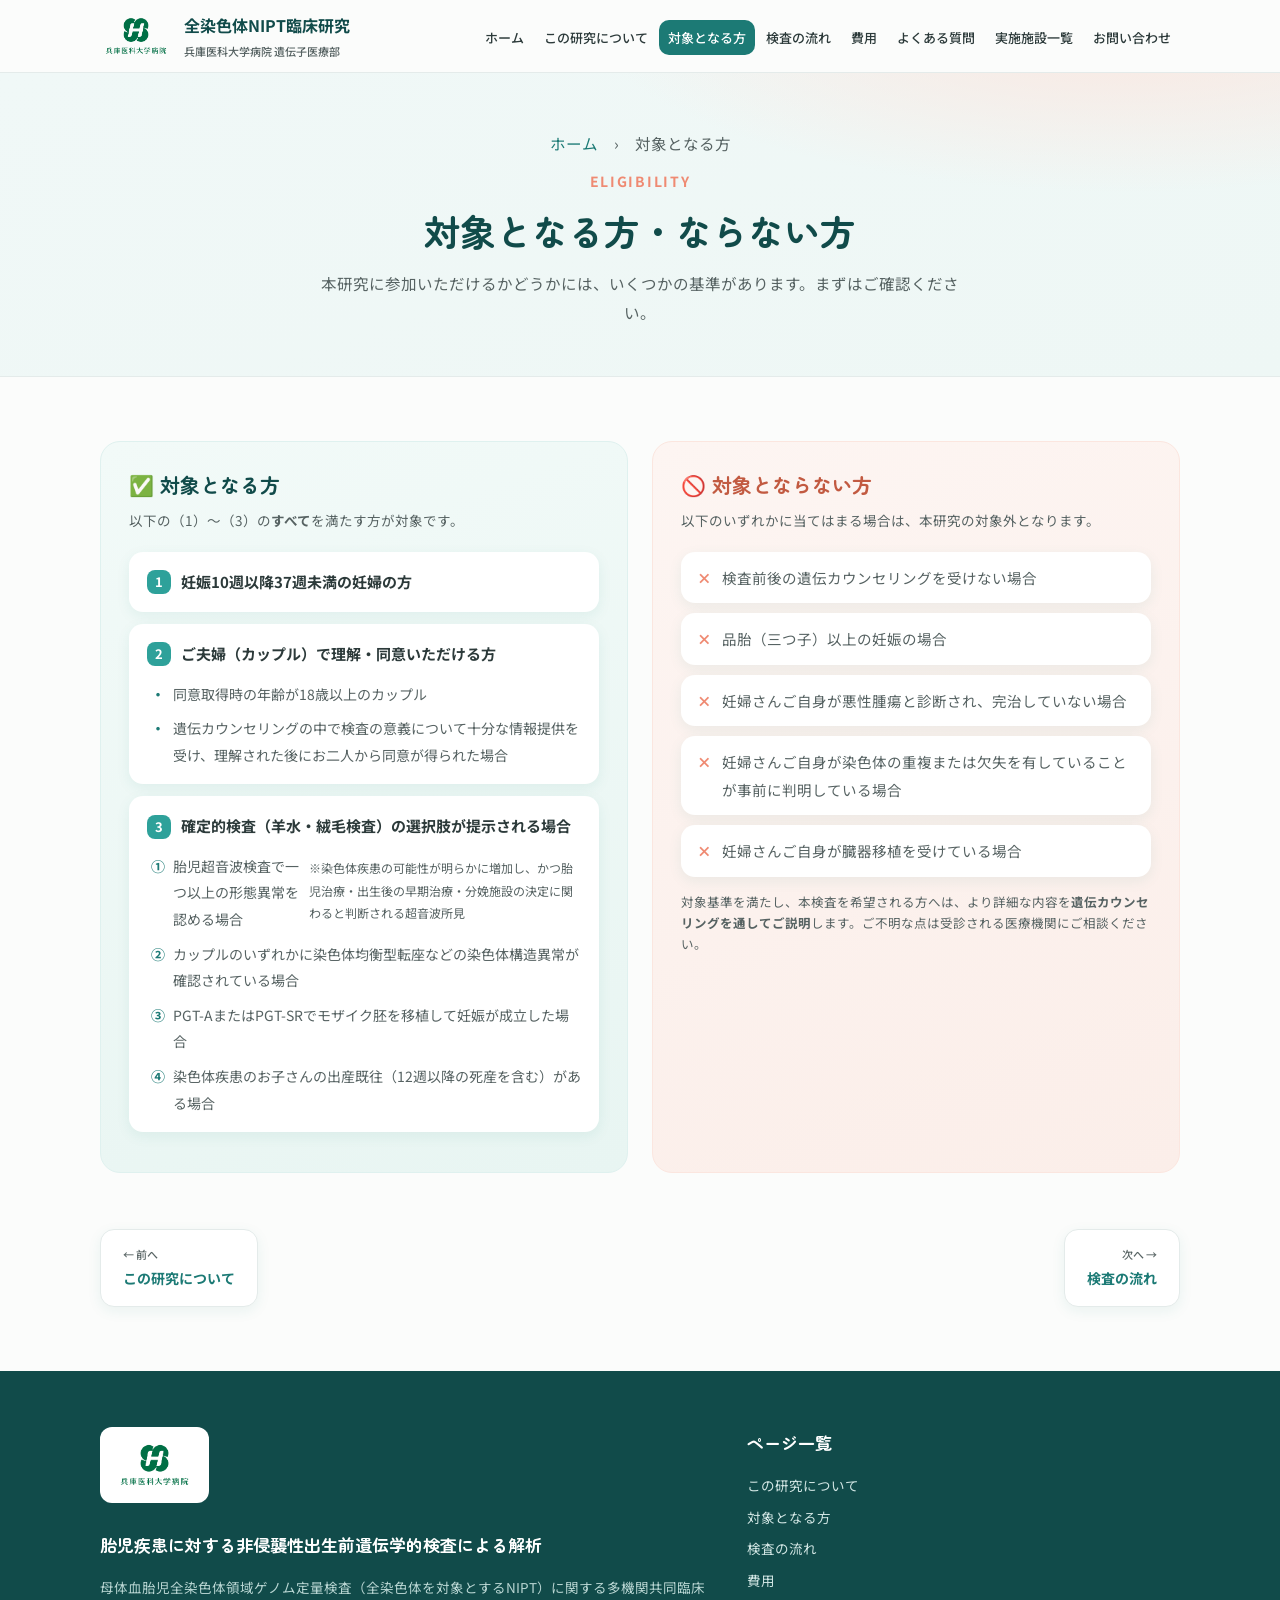
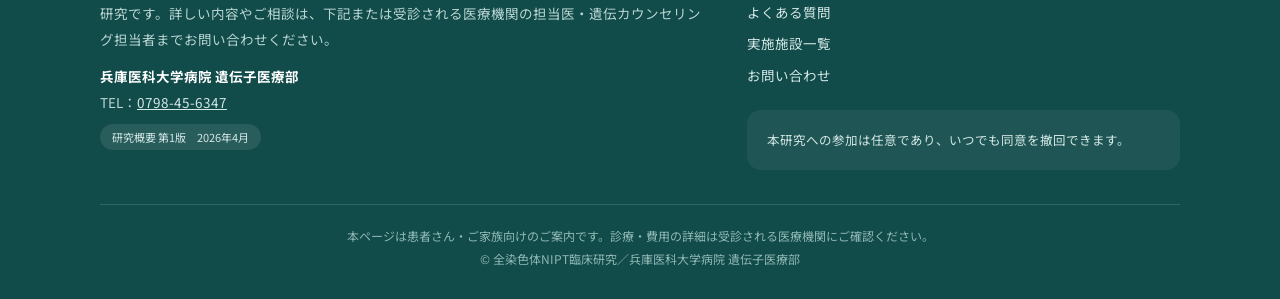
<file: eligibility.html>
<!DOCTYPE html>
<html lang="ja">
<head>
<meta charset="UTF-8" />
<meta name="viewport" content="width=device-width, initial-scale=1.0" />
<meta name="description" content="全染色体NIPT臨床研究に参加いただける方の対象基準・除外基準のご説明（兵庫医科大学病院 遺伝子医療部）。" />
<title>対象となる方・ならない方｜全染色体NIPT臨床研究</title>
<link rel="icon" type="image/png" href="H_5-3.png" />
<link rel="preconnect" href="https://fonts.googleapis.com" />
<link rel="preconnect" href="https://fonts.gstatic.com" crossorigin />
<link href="https://fonts.googleapis.com/css2?family=Noto+Sans+JP:wght@400;500;700;900&family=Zen+Maru+Gothic:wght@500;700&display=swap" rel="stylesheet" />
<link rel="stylesheet" href="styles.css" />
</head>
<body>

<header>
  <div class="wrap nav">
    <a href="index.html" class="brand">
      <img class="logo-img" src="H_5-3.png" alt="兵庫医科大学病院" />
      <span>
        <span class="name">全染色体NIPT臨床研究</span>
        <small>兵庫医科大学病院 遺伝子医療部</small>
      </span>
    </a>
    <nav>
      <ul class="menu" id="menu">
        <li><a href="index.html">ホーム</a></li>
        <li><a href="about.html">この研究について</a></li>
        <li><a href="eligibility.html" class="active">対象となる方</a></li>
        <li><a href="flow.html">検査の流れ</a></li>        <li><a href="cost.html">費用</a></li>
        <li><a href="faq.html">よくある質問</a></li>
        <li><a href="facilities.html">実施施設一覧</a></li>
        <li><a href="contact.html">お問い合わせ</a></li>
      </ul>
    </nav>
    <button class="menu-btn" id="menuBtn" aria-label="メニュー"><span></span><span></span><span></span></button>
  </div>
</header>

<main>
  <div class="page-hero">
    <div class="wrap">
      <p class="crumb"><a href="index.html">ホーム</a>　›　対象となる方</p>
      <span class="eyebrow">ELIGIBILITY</span>
      <h1>対象となる方・ならない方</h1>
      <p>本研究に参加いただけるかどうかには、いくつかの基準があります。まずはご確認ください。</p>
    </div>
  </div>

  <section>
    <div class="wrap">
      <div class="elig-grid">
        <div class="elig-card elig-yes">
          <h3>✅ 対象となる方</h3>
          <p class="sub">以下の（1）〜（3）の<b>すべて</b>を満たす方が対象です。</p>

          <div class="cond">
            <div class="cond-title"><span class="num">1</span>妊娠10週以降37週未満の妊婦の方</div>
          </div>
          <div class="cond">
            <div class="cond-title"><span class="num">2</span>ご夫婦（カップル）で理解・同意いただける方</div>
            <ul>
              <li><span class="mk">・</span>同意取得時の年齢が18歳以上のカップル</li>
              <li><span class="mk">・</span>遺伝カウンセリングの中で検査の意義について十分な情報提供を受け、理解された後にお二人から同意が得られた場合</li>
            </ul>
          </div>
          <div class="cond">
            <div class="cond-title"><span class="num">3</span>確定的検査（羊水・絨毛検査）の選択肢が提示される場合</div>
            <ul>
              <li><span class="mk">①</span>胎児超音波検査で一つ以上の形態異常を認める場合<span class="cost-note">※染色体疾患の可能性が明らかに増加し、かつ胎児治療・出生後の早期治療・分娩施設の決定に関わると判断される超音波所見</span></li>
              <li><span class="mk">②</span>カップルのいずれかに染色体均衡型転座などの染色体構造異常が確認されている場合</li>
              <li><span class="mk">③</span>PGT-AまたはPGT-SRでモザイク胚を移植して妊娠が成立した場合</li>
              <li><span class="mk">④</span>染色体疾患のお子さんの出産既往（12週以降の死産を含む）がある場合</li>
            </ul>
          </div>
        </div>

        <div class="elig-card elig-no">
          <h3>🚫 対象とならない方</h3>
          <p class="sub">以下のいずれかに当てはまる場合は、本研究の対象外となります。</p>
          <ul class="list-plain">
            <li>検査前後の遺伝カウンセリングを受けない場合</li>
            <li>品胎（三つ子）以上の妊娠の場合</li>
            <li>妊婦さんご自身が悪性腫瘍と診断され、完治していない場合</li>
            <li>妊婦さんご自身が染色体の重複または欠失を有していることが事前に判明している場合</li>
            <li>妊婦さんご自身が臓器移植を受けている場合</li>
          </ul>
          <p class="mini-note">
            対象基準を満たし、本検査を希望される方へは、より詳細な内容を<b>遺伝カウンセリングを通してご説明</b>します。ご不明な点は受診される医療機関にご相談ください。
          </p>
        </div>
      </div>

      <nav class="page-nav">
        <a class="prev" href="about.html"><span class="nav-dir">← 前へ</span>この研究について</a>
        <a class="next" href="flow.html"><span class="nav-dir">次へ →</span>検査の流れ</a>
      </nav>
    </div>
  </section>
</main>

<footer>
  <div class="wrap">
    <div class="foot-grid">
      <div>
        <span class="foot-logo"><img src="H_5-3.png" alt="兵庫医科大学病院" /></span>
        <h4>胎児疾患に対する非侵襲性出生前遺伝学的検査による解析</h4>
        <p>母体血胎児全染色体領域ゲノム定量検査（全染色体を対象とするNIPT）に関する多機関共同臨床研究です。詳しい内容やご相談は、下記または受診される医療機関の担当医・遺伝カウンセリング担当者までお問い合わせください。</p>
        <p style="margin-top:12px;"><b style="color:#fff;">兵庫医科大学病院 遺伝子医療部</b><br>TEL：<a href="tel:0798-45-6347" style="color:#d3e7e5;">0798-45-6347</a></p>
        <span class="ver-tag">研究概要 第1版　2026年4月</span>
      </div>
      <div>
        <h4>ページ一覧</h4>
        <ul class="foot-links" style="display:grid; gap:6px; margin-bottom:22px;">
          <li><a href="about.html">この研究について</a></li>
          <li><a href="eligibility.html">対象となる方</a></li>
          <li><a href="flow.html">検査の流れ</a></li>          <li><a href="cost.html">費用</a></li>
          <li><a href="faq.html">よくある質問</a></li>
          <li><a href="facilities.html">実施施設一覧</a></li>
          <li><a href="contact.html">お問い合わせ</a></li>
        </ul>
        <div class="ethics">本研究への参加は任意であり、いつでも同意を撤回できます。</div>
      </div>
    </div>
    <div class="foot-bottom">
      本ページは患者さん・ご家族向けのご案内です。診療・費用の詳細は受診される医療機関にご確認ください。<br>
      © 全染色体NIPT臨床研究／兵庫医科大学病院 遺伝子医療部
    </div>
  </div>
</footer>

<script src="main.js"></script>
</body>
</html>
</file>
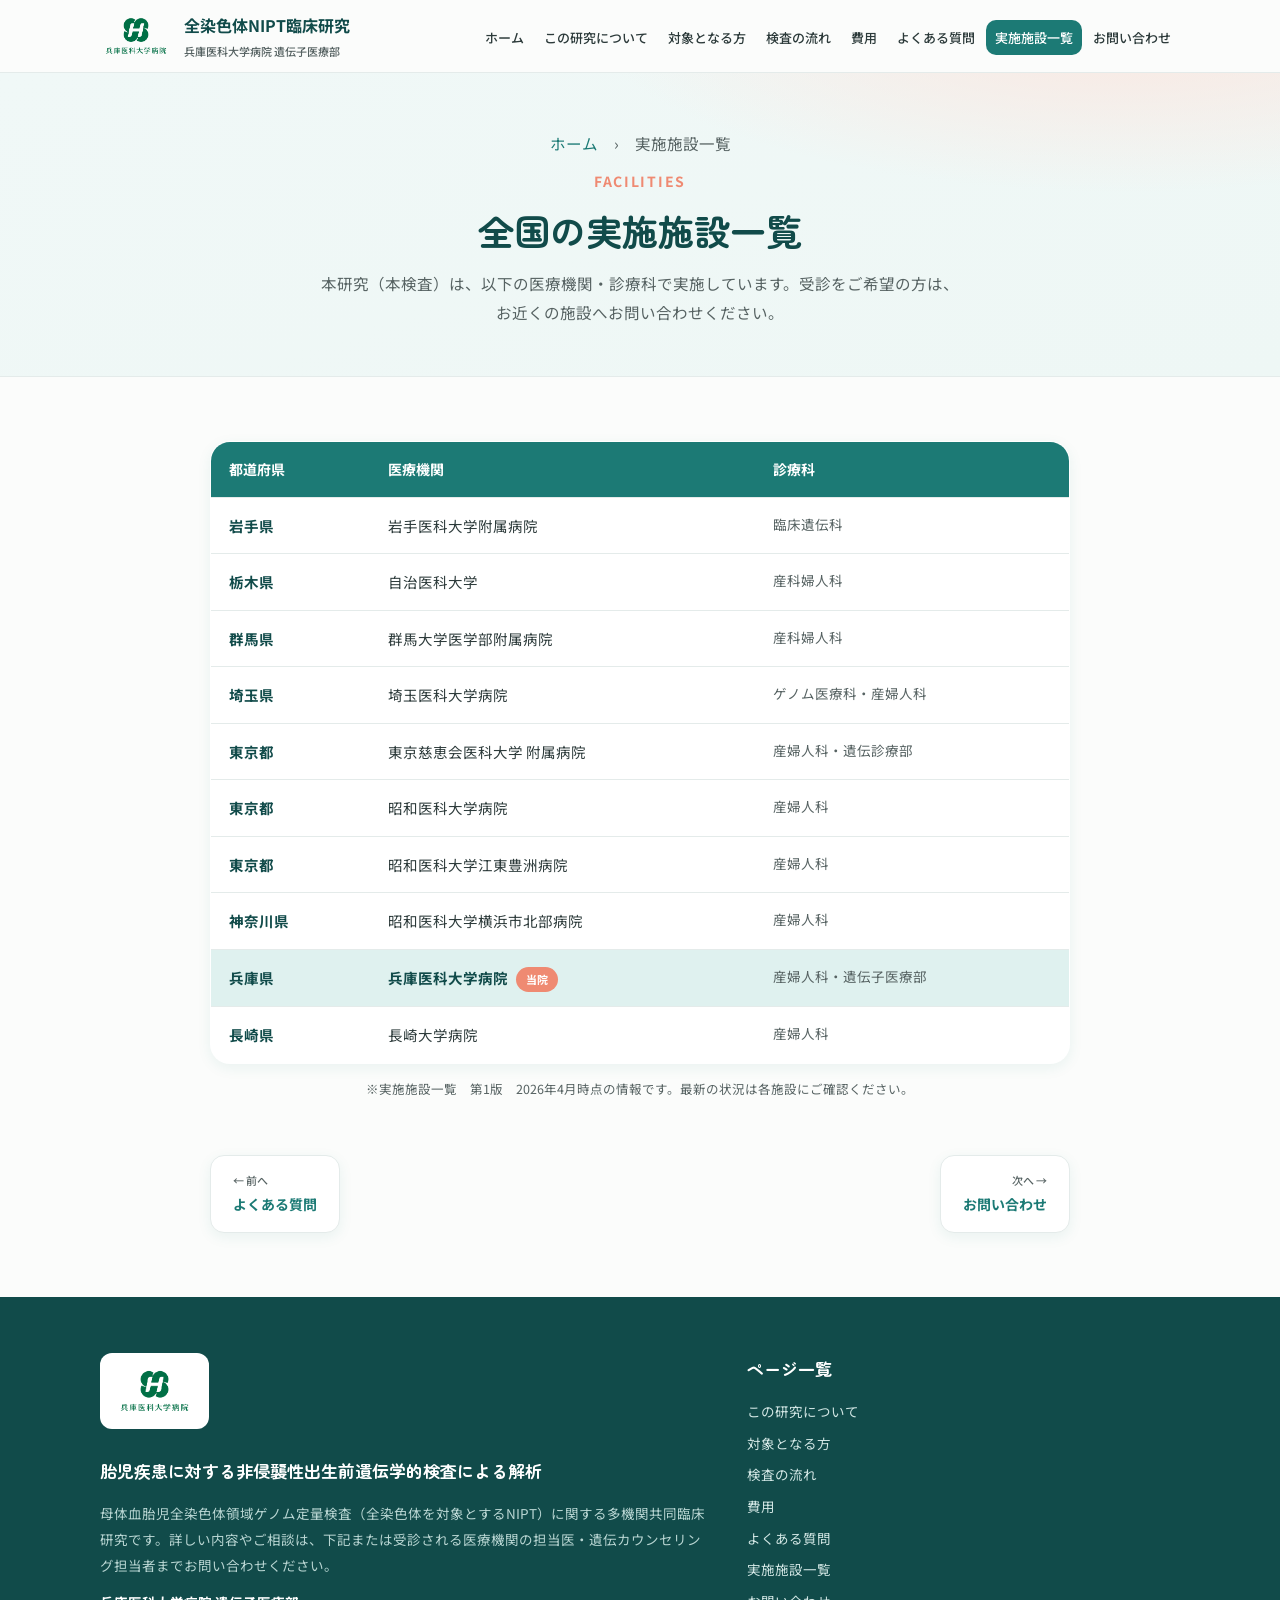
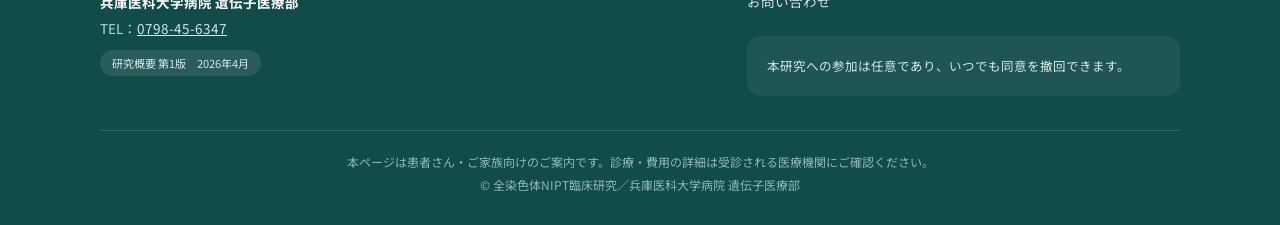
<file: facilities.html>
<!DOCTYPE html>
<html lang="ja">
<head>
<meta charset="UTF-8" />
<meta name="viewport" content="width=device-width, initial-scale=1.0" />
<meta name="description" content="全染色体NIPT臨床研究を実施している全国の医療機関・診療科の一覧（第1版 2026年4月）。" />
<title>実施施設一覧｜全染色体NIPT臨床研究</title>
<link rel="icon" type="image/png" href="H_5-3.png" />
<link rel="preconnect" href="https://fonts.googleapis.com" />
<link rel="preconnect" href="https://fonts.gstatic.com" crossorigin />
<link href="https://fonts.googleapis.com/css2?family=Noto+Sans+JP:wght@400;500;700;900&family=Zen+Maru+Gothic:wght@500;700&display=swap" rel="stylesheet" />
<link rel="stylesheet" href="styles.css" />
</head>
<body>

<header>
  <div class="wrap nav">
    <a href="index.html" class="brand">
      <img class="logo-img" src="H_5-3.png" alt="兵庫医科大学病院" />
      <span>
        <span class="name">全染色体NIPT臨床研究</span>
        <small>兵庫医科大学病院 遺伝子医療部</small>
      </span>
    </a>
    <nav>
      <ul class="menu" id="menu">
        <li><a href="index.html">ホーム</a></li>
        <li><a href="about.html">この研究について</a></li>
        <li><a href="eligibility.html">対象となる方</a></li>
        <li><a href="flow.html">検査の流れ</a></li>        <li><a href="cost.html">費用</a></li>
        <li><a href="faq.html">よくある質問</a></li>
        <li><a href="facilities.html" class="active">実施施設一覧</a></li>
        <li><a href="contact.html">お問い合わせ</a></li>
      </ul>
    </nav>
    <button class="menu-btn" id="menuBtn" aria-label="メニュー"><span></span><span></span><span></span></button>
  </div>
</header>

<main>
  <div class="page-hero">
    <div class="wrap">
      <p class="crumb"><a href="index.html">ホーム</a>　›　実施施設一覧</p>
      <span class="eyebrow">FACILITIES</span>
      <h1>全国の実施施設一覧</h1>
      <p>本研究（本検査）は、以下の医療機関・診療科で実施しています。受診をご希望の方は、お近くの施設へお問い合わせください。</p>
    </div>
  </div>

  <section>
    <div class="wrap facility-wrap">
      <table class="facility-table">
        <thead>
          <tr><th>都道府県</th><th>医療機関</th><th>診療科</th></tr>
        </thead>
        <tbody>
          <tr><td class="pref">岩手県</td><td class="name">岩手医科大学附属病院</td><td class="dept">臨床遺伝科</td></tr>
          <tr><td class="pref">栃木県</td><td class="name">自治医科大学</td><td class="dept">産科婦人科</td></tr>
          <tr><td class="pref">群馬県</td><td class="name">群馬大学医学部附属病院</td><td class="dept">産科婦人科</td></tr>
          <tr><td class="pref">埼玉県</td><td class="name">埼玉医科大学病院</td><td class="dept">ゲノム医療科・産婦人科</td></tr>
          <tr><td class="pref">東京都</td><td class="name">東京慈恵会医科大学 附属病院</td><td class="dept">産婦人科・遺伝診療部</td></tr>
          <tr><td class="pref">東京都</td><td class="name">昭和医科大学病院</td><td class="dept">産婦人科</td></tr>
          <tr><td class="pref">東京都</td><td class="name">昭和医科大学江東豊洲病院</td><td class="dept">産婦人科</td></tr>
          <tr><td class="pref">神奈川県</td><td class="name">昭和医科大学横浜市北部病院</td><td class="dept">産婦人科</td></tr>
          <tr class="self"><td class="pref">兵庫県</td><td class="name">兵庫医科大学病院<span class="facility-badge">当院</span></td><td class="dept">産婦人科・遺伝子医療部</td></tr>
          <tr><td class="pref">長崎県</td><td class="name">長崎大学病院</td><td class="dept">産婦人科</td></tr>
        </tbody>
      </table>
      <p class="mini-note" style="text-align:center;">※実施施設一覧　第1版　2026年4月時点の情報です。最新の状況は各施設にご確認ください。</p>

      <nav class="page-nav">
        <a class="prev" href="faq.html"><span class="nav-dir">← 前へ</span>よくある質問</a>
        <a class="next" href="contact.html"><span class="nav-dir">次へ →</span>お問い合わせ</a>
      </nav>
    </div>
  </section>
</main>

<footer>
  <div class="wrap">
    <div class="foot-grid">
      <div>
        <span class="foot-logo"><img src="H_5-3.png" alt="兵庫医科大学病院" /></span>
        <h4>胎児疾患に対する非侵襲性出生前遺伝学的検査による解析</h4>
        <p>母体血胎児全染色体領域ゲノム定量検査（全染色体を対象とするNIPT）に関する多機関共同臨床研究です。詳しい内容やご相談は、下記または受診される医療機関の担当医・遺伝カウンセリング担当者までお問い合わせください。</p>
        <p style="margin-top:12px;"><b style="color:#fff;">兵庫医科大学病院 遺伝子医療部</b><br>TEL：<a href="tel:0798-45-6347" style="color:#d3e7e5;">0798-45-6347</a></p>
        <span class="ver-tag">研究概要 第1版　2026年4月</span>
      </div>
      <div>
        <h4>ページ一覧</h4>
        <ul class="foot-links" style="display:grid; gap:6px; margin-bottom:22px;">
          <li><a href="about.html">この研究について</a></li>
          <li><a href="eligibility.html">対象となる方</a></li>
          <li><a href="flow.html">検査の流れ</a></li>          <li><a href="cost.html">費用</a></li>
          <li><a href="faq.html">よくある質問</a></li>
          <li><a href="facilities.html">実施施設一覧</a></li>
          <li><a href="contact.html">お問い合わせ</a></li>
        </ul>
        <div class="ethics">本研究への参加は任意であり、いつでも同意を撤回できます。</div>
      </div>
    </div>
    <div class="foot-bottom">
      本ページは患者さん・ご家族向けのご案内です。診療・費用の詳細は受診される医療機関にご確認ください。<br>
      © 全染色体NIPT臨床研究／兵庫医科大学病院 遺伝子医療部
    </div>
  </div>
</footer>

<script src="main.js"></script>
</body>
</html>
</file>
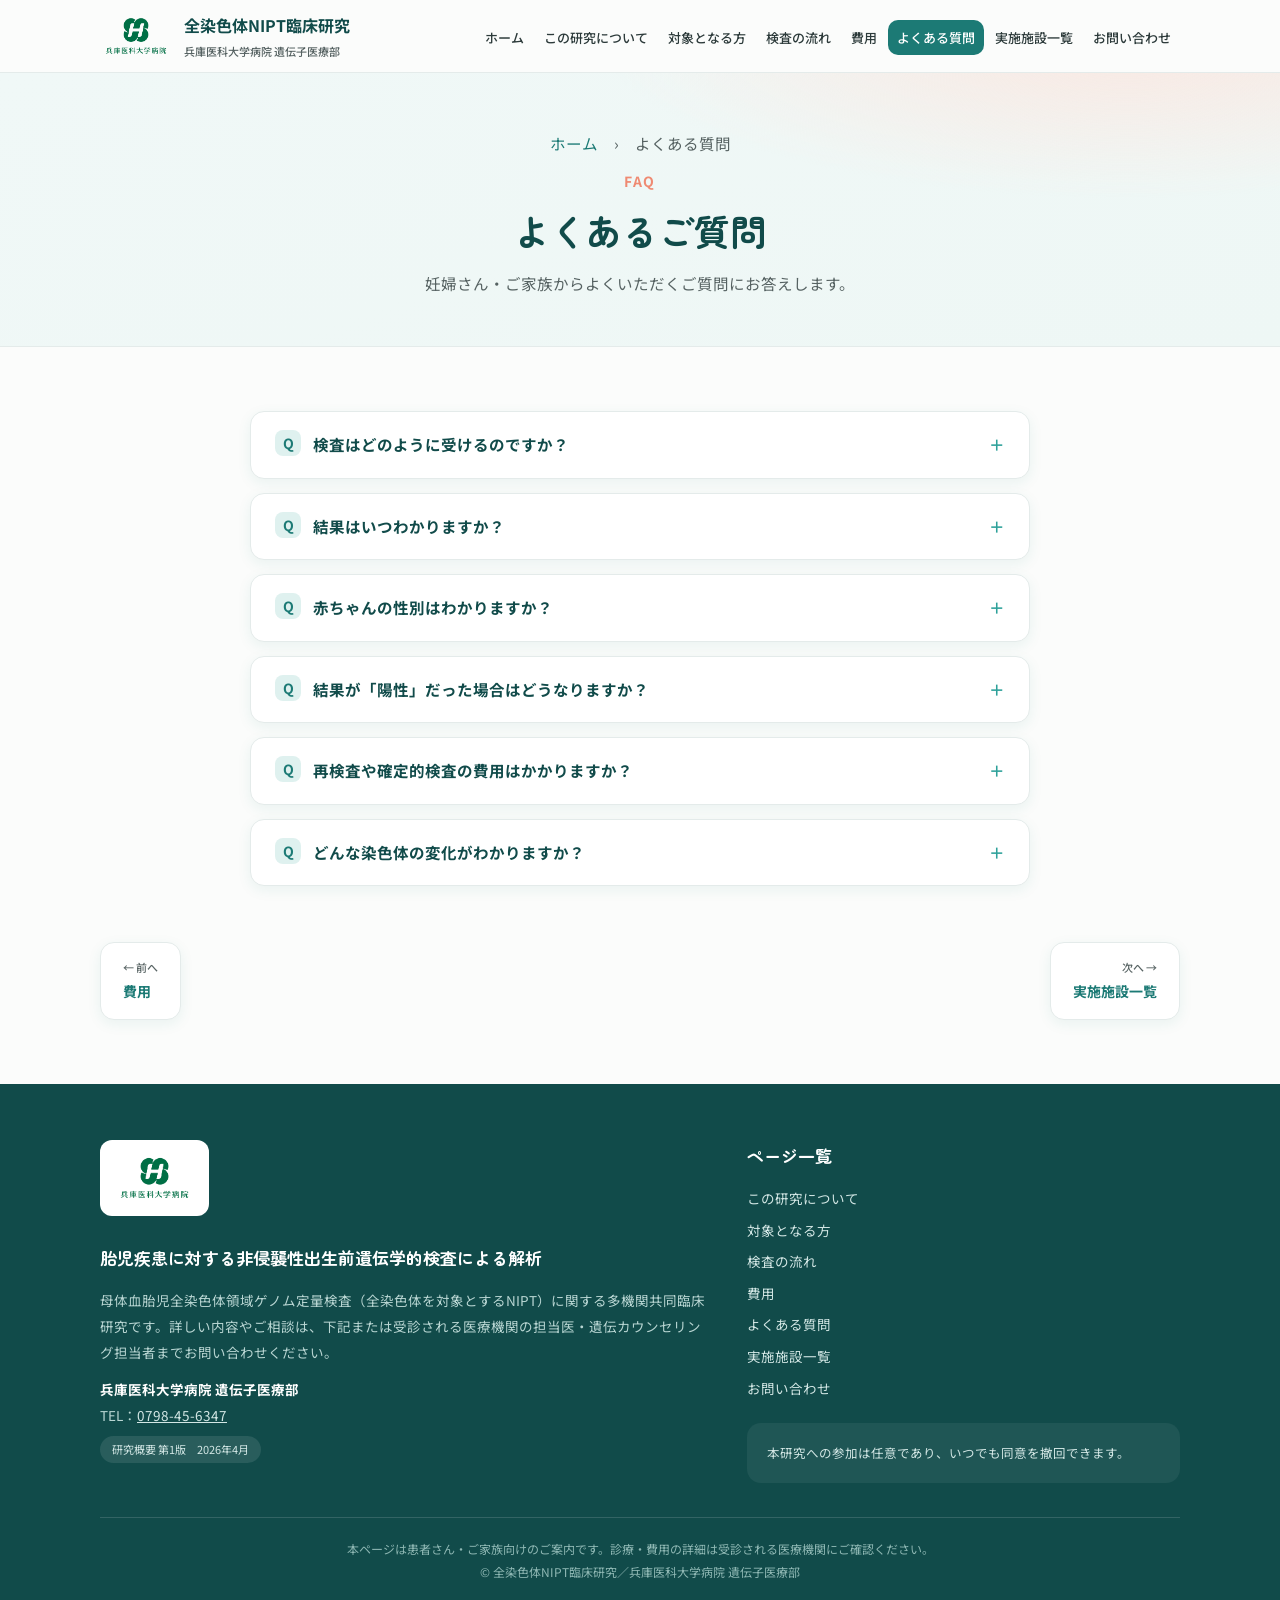
<file: faq.html>
<!DOCTYPE html>
<html lang="ja">
<head>
<meta charset="UTF-8" />
<meta name="viewport" content="width=device-width, initial-scale=1.0" />
<meta name="description" content="全染色体NIPT臨床研究についてのよくあるご質問（兵庫医科大学病院 遺伝子医療部）。" />
<title>よくある質問｜全染色体NIPT臨床研究</title>
<link rel="icon" type="image/png" href="H_5-3.png" />
<link rel="preconnect" href="https://fonts.googleapis.com" />
<link rel="preconnect" href="https://fonts.gstatic.com" crossorigin />
<link href="https://fonts.googleapis.com/css2?family=Noto+Sans+JP:wght@400;500;700;900&family=Zen+Maru+Gothic:wght@500;700&display=swap" rel="stylesheet" />
<link rel="stylesheet" href="styles.css" />
</head>
<body>

<header>
  <div class="wrap nav">
    <a href="index.html" class="brand">
      <img class="logo-img" src="H_5-3.png" alt="兵庫医科大学病院" />
      <span>
        <span class="name">全染色体NIPT臨床研究</span>
        <small>兵庫医科大学病院 遺伝子医療部</small>
      </span>
    </a>
    <nav>
      <ul class="menu" id="menu">
        <li><a href="index.html">ホーム</a></li>
        <li><a href="about.html">この研究について</a></li>
        <li><a href="eligibility.html">対象となる方</a></li>
        <li><a href="flow.html">検査の流れ</a></li>        <li><a href="cost.html">費用</a></li>
        <li><a href="faq.html" class="active">よくある質問</a></li>
        <li><a href="facilities.html">実施施設一覧</a></li>
        <li><a href="contact.html">お問い合わせ</a></li>
      </ul>
    </nav>
    <button class="menu-btn" id="menuBtn" aria-label="メニュー"><span></span><span></span><span></span></button>
  </div>
</header>

<main>
  <div class="page-hero">
    <div class="wrap">
      <p class="crumb"><a href="index.html">ホーム</a>　›　よくある質問</p>
      <span class="eyebrow">FAQ</span>
      <h1>よくあるご質問</h1>
      <p>妊婦さん・ご家族からよくいただくご質問にお答えします。</p>
    </div>
  </div>

  <section>
    <div class="wrap">
      <div class="faq">
        <details class="qa">
          <summary>検査はどのように受けるのですか？</summary>
          <div class="ans">まず検査前の遺伝カウンセリングを受けていただき、ご同意のうえで約10mlの採血をします。おなかの赤ちゃんに直接針を刺すことはありません。</div>
        </details>
        <details class="qa">
          <summary>結果はいつわかりますか？</summary>
          <div class="ans">採血から約2週間後に結果をお伝えします。結果は「陰性」「判定保留」「陽性」のいずれかです。</div>
        </details>
        <details class="qa">
          <summary>赤ちゃんの性別はわかりますか？</summary>
          <div class="ans">性染色体についてはコピー数の変化を認めた場合のみお伝えします。変化がない場合、性別は原則としてお伝えしません。</div>
        </details>
        <details class="qa">
          <summary>結果が「陽性」だった場合はどうなりますか？</summary>
          <div class="ans">原則として、確定診断のために絨毛や羊水などを採取して染色体を調べます。妊娠継続を希望され、妊娠中の検査を希望しない場合には、出産後にお子さんの染色体検査を行う方法もあります。いずれの場合も遺伝カウンセリングでご一緒に考えます。</div>
        </details>
        <details class="qa">
          <summary>再検査や確定的検査の費用はかかりますか？</summary>
          <div class="ans">判定保留の場合の再検査料や、陽性・判定保留の場合の確定的検査料（G-band検査／マイクロアレイ染色体検査の検査費用）は自己負担なしです。ただし羊水検査に付随する技術料などを含む入院費は別途かかります。詳しくは<a href="cost.html">費用のページ</a>をご覧ください。</div>
        </details>
        <details class="qa">
          <summary>どんな染色体の変化がわかりますか？</summary>
          <div class="ans">すべての染色体の数の変化と、一部の欠失・重複（G分染法と同程度のサイズ）がわかります。遺伝子の変化による疾患や、ごく小さな欠失・重複はわかりません。</div>
        </details>
      </div>

      <nav class="page-nav">
        <a class="prev" href="cost.html"><span class="nav-dir">← 前へ</span>費用</a>
        <a class="next" href="facilities.html"><span class="nav-dir">次へ →</span>実施施設一覧</a>
      </nav>
    </div>
  </section>
</main>

<footer>
  <div class="wrap">
    <div class="foot-grid">
      <div>
        <span class="foot-logo"><img src="H_5-3.png" alt="兵庫医科大学病院" /></span>
        <h4>胎児疾患に対する非侵襲性出生前遺伝学的検査による解析</h4>
        <p>母体血胎児全染色体領域ゲノム定量検査（全染色体を対象とするNIPT）に関する多機関共同臨床研究です。詳しい内容やご相談は、下記または受診される医療機関の担当医・遺伝カウンセリング担当者までお問い合わせください。</p>
        <p style="margin-top:12px;"><b style="color:#fff;">兵庫医科大学病院 遺伝子医療部</b><br>TEL：<a href="tel:0798-45-6347" style="color:#d3e7e5;">0798-45-6347</a></p>
        <span class="ver-tag">研究概要 第1版　2026年4月</span>
      </div>
      <div>
        <h4>ページ一覧</h4>
        <ul class="foot-links" style="display:grid; gap:6px; margin-bottom:22px;">
          <li><a href="about.html">この研究について</a></li>
          <li><a href="eligibility.html">対象となる方</a></li>
          <li><a href="flow.html">検査の流れ</a></li>          <li><a href="cost.html">費用</a></li>
          <li><a href="faq.html">よくある質問</a></li>
          <li><a href="facilities.html">実施施設一覧</a></li>
          <li><a href="contact.html">お問い合わせ</a></li>
        </ul>
        <div class="ethics">本研究への参加は任意であり、いつでも同意を撤回できます。</div>
      </div>
    </div>
    <div class="foot-bottom">
      本ページは患者さん・ご家族向けのご案内です。診療・費用の詳細は受診される医療機関にご確認ください。<br>
      © 全染色体NIPT臨床研究／兵庫医科大学病院 遺伝子医療部
    </div>
  </div>
</footer>

<script src="main.js"></script>
</body>
</html>
</file>
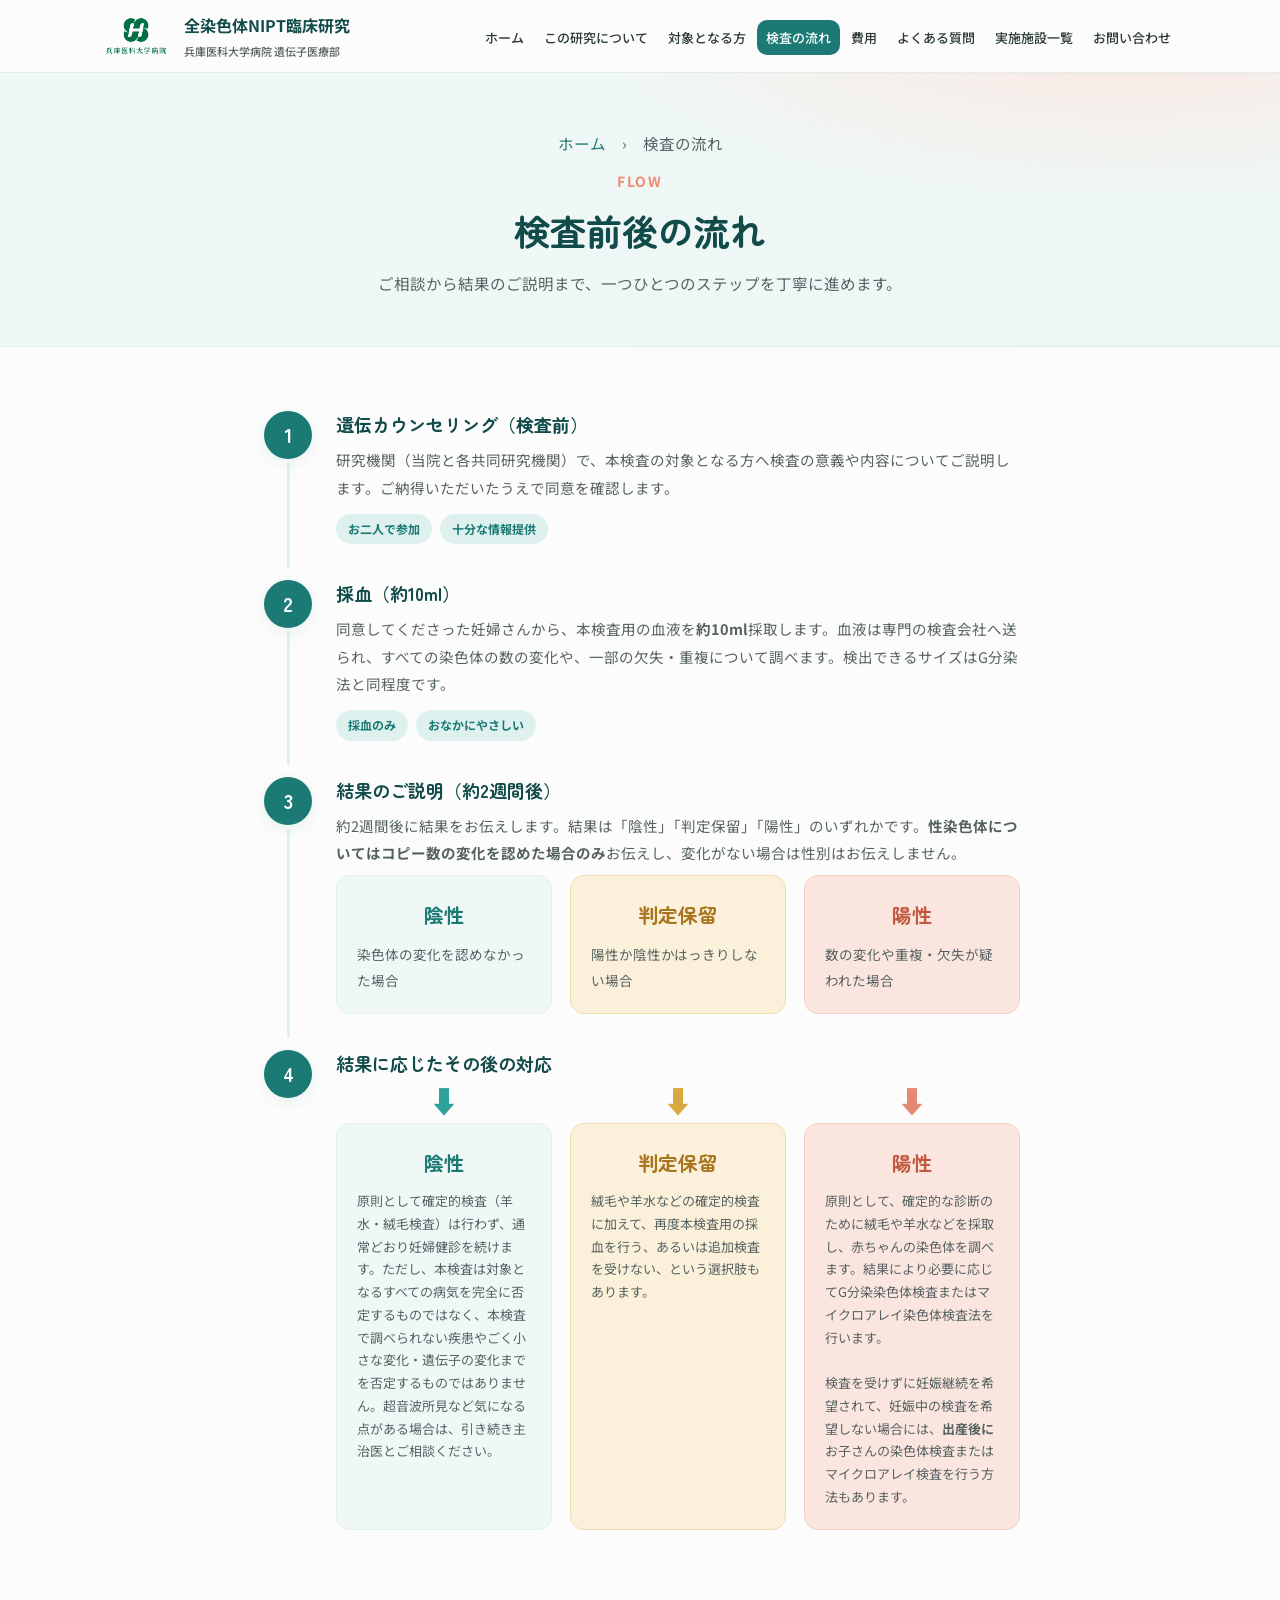
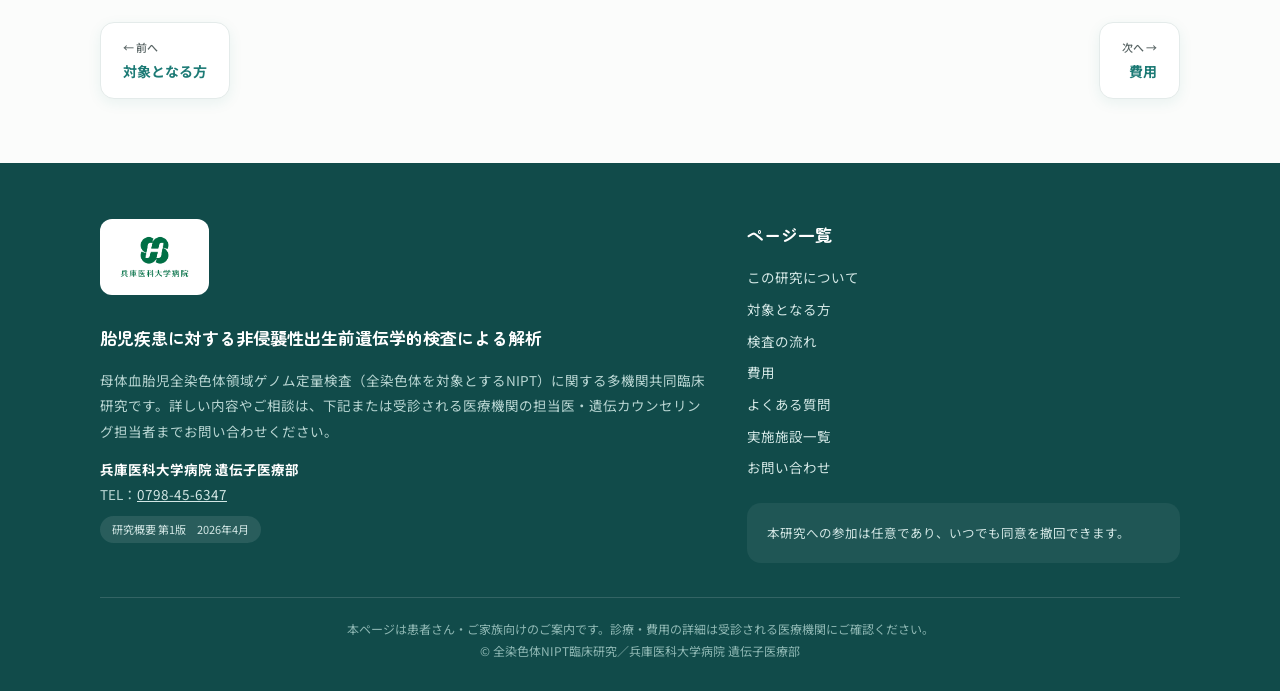
<file: flow.html>
<!DOCTYPE html>
<html lang="ja">
<head>
<meta charset="UTF-8" />
<meta name="viewport" content="width=device-width, initial-scale=1.0" />
<meta name="description" content="全染色体NIPT臨床研究の検査前後の流れ（遺伝カウンセリング・採血・結果説明・その後の対応）のご説明（兵庫医科大学病院 遺伝子医療部）。" />
<title>検査の流れ｜全染色体NIPT臨床研究</title>
<link rel="icon" type="image/png" href="H_5-3.png" />
<link rel="preconnect" href="https://fonts.googleapis.com" />
<link rel="preconnect" href="https://fonts.gstatic.com" crossorigin />
<link href="https://fonts.googleapis.com/css2?family=Noto+Sans+JP:wght@400;500;700;900&family=Zen+Maru+Gothic:wght@500;700&display=swap" rel="stylesheet" />
<link rel="stylesheet" href="styles.css" />
</head>
<body>

<header>
  <div class="wrap nav">
    <a href="index.html" class="brand">
      <img class="logo-img" src="H_5-3.png" alt="兵庫医科大学病院" />
      <span>
        <span class="name">全染色体NIPT臨床研究</span>
        <small>兵庫医科大学病院 遺伝子医療部</small>
      </span>
    </a>
    <nav>
      <ul class="menu" id="menu">
        <li><a href="index.html">ホーム</a></li>
        <li><a href="about.html">この研究について</a></li>
        <li><a href="eligibility.html">対象となる方</a></li>
        <li><a href="flow.html" class="active">検査の流れ</a></li>        <li><a href="cost.html">費用</a></li>
        <li><a href="faq.html">よくある質問</a></li>
        <li><a href="facilities.html">実施施設一覧</a></li>
        <li><a href="contact.html">お問い合わせ</a></li>
      </ul>
    </nav>
    <button class="menu-btn" id="menuBtn" aria-label="メニュー"><span></span><span></span><span></span></button>
  </div>
</header>

<main>
  <div class="page-hero">
    <div class="wrap">
      <p class="crumb"><a href="index.html">ホーム</a>　›　検査の流れ</p>
      <span class="eyebrow">FLOW</span>
      <h1>検査前後の流れ</h1>
      <p>ご相談から結果のご説明まで、一つひとつのステップを丁寧に進めます。</p>
    </div>
  </div>

  <section>
    <div class="wrap">
      <div class="flow">
        <div class="step">
          <div class="step-num-wrap"><div class="step-num">1</div><div class="step-line"></div></div>
          <div class="step-body">
            <h3>遺伝カウンセリング（検査前）</h3>
            <p>研究機関（当院と各共同研究機関）で、本検査の対象となる方へ検査の意義や内容についてご説明します。ご納得いただいたうえで同意を確認します。</p>
            <div class="tag-row"><span class="tag tag-teal">お二人で参加</span><span class="tag tag-teal">十分な情報提供</span></div>
          </div>
        </div>

        <div class="step">
          <div class="step-num-wrap"><div class="step-num">2</div><div class="step-line"></div></div>
          <div class="step-body">
            <h3>採血（約10ml）</h3>
            <p>同意してくださった妊婦さんから、本検査用の血液を<b>約10ml</b>採取します。血液は専門の検査会社へ送られ、すべての染色体の数の変化や、一部の欠失・重複について調べます。検出できるサイズはG分染法と同程度です。</p>
            <div class="tag-row"><span class="tag tag-teal">採血のみ</span><span class="tag tag-teal">おなかにやさしい</span></div>
          </div>
        </div>

        <div class="step">
          <div class="step-num-wrap"><div class="step-num">3</div><div class="step-line"></div></div>
          <div class="step-body">
            <h3>結果のご説明（約2週間後）</h3>
            <p>約2週間後に結果をお伝えします。結果は「陰性」「判定保留」「陽性」のいずれかです。<b>性染色体についてはコピー数の変化を認めた場合のみ</b>お伝えし、変化がない場合は性別はお伝えしません。</p>
            <div class="result-grid">
              <div class="result-box r-neg"><div class="r-title">陰性</div><p>染色体の変化を認めなかった場合</p></div>
              <div class="result-box r-hold"><div class="r-title">判定保留</div><p>陽性か陰性かはっきりしない場合</p></div>
              <div class="result-box r-pos"><div class="r-title">陽性</div><p>数の変化や重複・欠失が疑われた場合</p></div>
            </div>
          </div>
        </div>

        <div class="step">
          <div class="step-num-wrap"><div class="step-num">4</div><div class="step-line"></div></div>
          <div class="step-body">
            <h3>結果に応じたその後の対応</h3>
            <div class="result-grid arrow-row" aria-hidden="true">
              <div class="r-arrow ar-neg">&#x2B07;&#xFE0E;</div>
              <div class="r-arrow ar-hold">&#x2B07;&#xFE0E;</div>
              <div class="r-arrow ar-pos">&#x2B07;&#xFE0E;</div>
            </div>
            <div class="result-grid">
              <div class="result-box r-detail r-neg">
                <div class="r-title">陰性</div>
                <p>原則として確定的検査（羊水・絨毛検査）は行わず、通常どおり妊婦健診を続けます。ただし、本検査は対象となるすべての病気を完全に否定するものではなく、本検査で調べられない疾患やごく小さな変化・遺伝子の変化までを否定するものではありません。超音波所見など気になる点がある場合は、引き続き主治医とご相談ください。</p>
              </div>
              <div class="result-box r-detail r-hold">
                <div class="r-title">判定保留</div>
                <p>絨毛や羊水などの確定的検査に加えて、再度本検査用の採血を行う、あるいは追加検査を受けない、という選択肢もあります。</p>
              </div>
              <div class="result-box r-detail r-pos">
                <div class="r-title">陽性</div>
                <p>原則として、確定的な診断のために絨毛や羊水などを採取し、赤ちゃんの染色体を調べます。結果により必要に応じてG分染染色体検査またはマイクロアレイ染色体検査法を行います。<br><br>検査を受けずに妊娠継続を希望されて、妊娠中の検査を希望しない場合には、<b>出産後に</b>お子さんの染色体検査またはマイクロアレイ検査を行う方法もあります。</p>
              </div>
            </div>
          </div>
        </div>
      </div>

      <nav class="page-nav">
        <a class="prev" href="eligibility.html"><span class="nav-dir">← 前へ</span>対象となる方</a>
        <a class="next" href="cost.html"><span class="nav-dir">次へ →</span>費用</a>
      </nav>
    </div>
  </section>
</main>

<footer>
  <div class="wrap">
    <div class="foot-grid">
      <div>
        <span class="foot-logo"><img src="H_5-3.png" alt="兵庫医科大学病院" /></span>
        <h4>胎児疾患に対する非侵襲性出生前遺伝学的検査による解析</h4>
        <p>母体血胎児全染色体領域ゲノム定量検査（全染色体を対象とするNIPT）に関する多機関共同臨床研究です。詳しい内容やご相談は、下記または受診される医療機関の担当医・遺伝カウンセリング担当者までお問い合わせください。</p>
        <p style="margin-top:12px;"><b style="color:#fff;">兵庫医科大学病院 遺伝子医療部</b><br>TEL：<a href="tel:0798-45-6347" style="color:#d3e7e5;">0798-45-6347</a></p>
        <span class="ver-tag">研究概要 第1版　2026年4月</span>
      </div>
      <div>
        <h4>ページ一覧</h4>
        <ul class="foot-links" style="display:grid; gap:6px; margin-bottom:22px;">
          <li><a href="about.html">この研究について</a></li>
          <li><a href="eligibility.html">対象となる方</a></li>
          <li><a href="flow.html">検査の流れ</a></li>          <li><a href="cost.html">費用</a></li>
          <li><a href="faq.html">よくある質問</a></li>
          <li><a href="facilities.html">実施施設一覧</a></li>
          <li><a href="contact.html">お問い合わせ</a></li>
        </ul>
        <div class="ethics">本研究への参加は任意であり、いつでも同意を撤回できます。</div>
      </div>
    </div>
    <div class="foot-bottom">
      本ページは患者さん・ご家族向けのご案内です。診療・費用の詳細は受診される医療機関にご確認ください。<br>
      © 全染色体NIPT臨床研究／兵庫医科大学病院 遺伝子医療部
    </div>
  </div>
</footer>

<script src="main.js"></script>
</body>
</html>
</file>
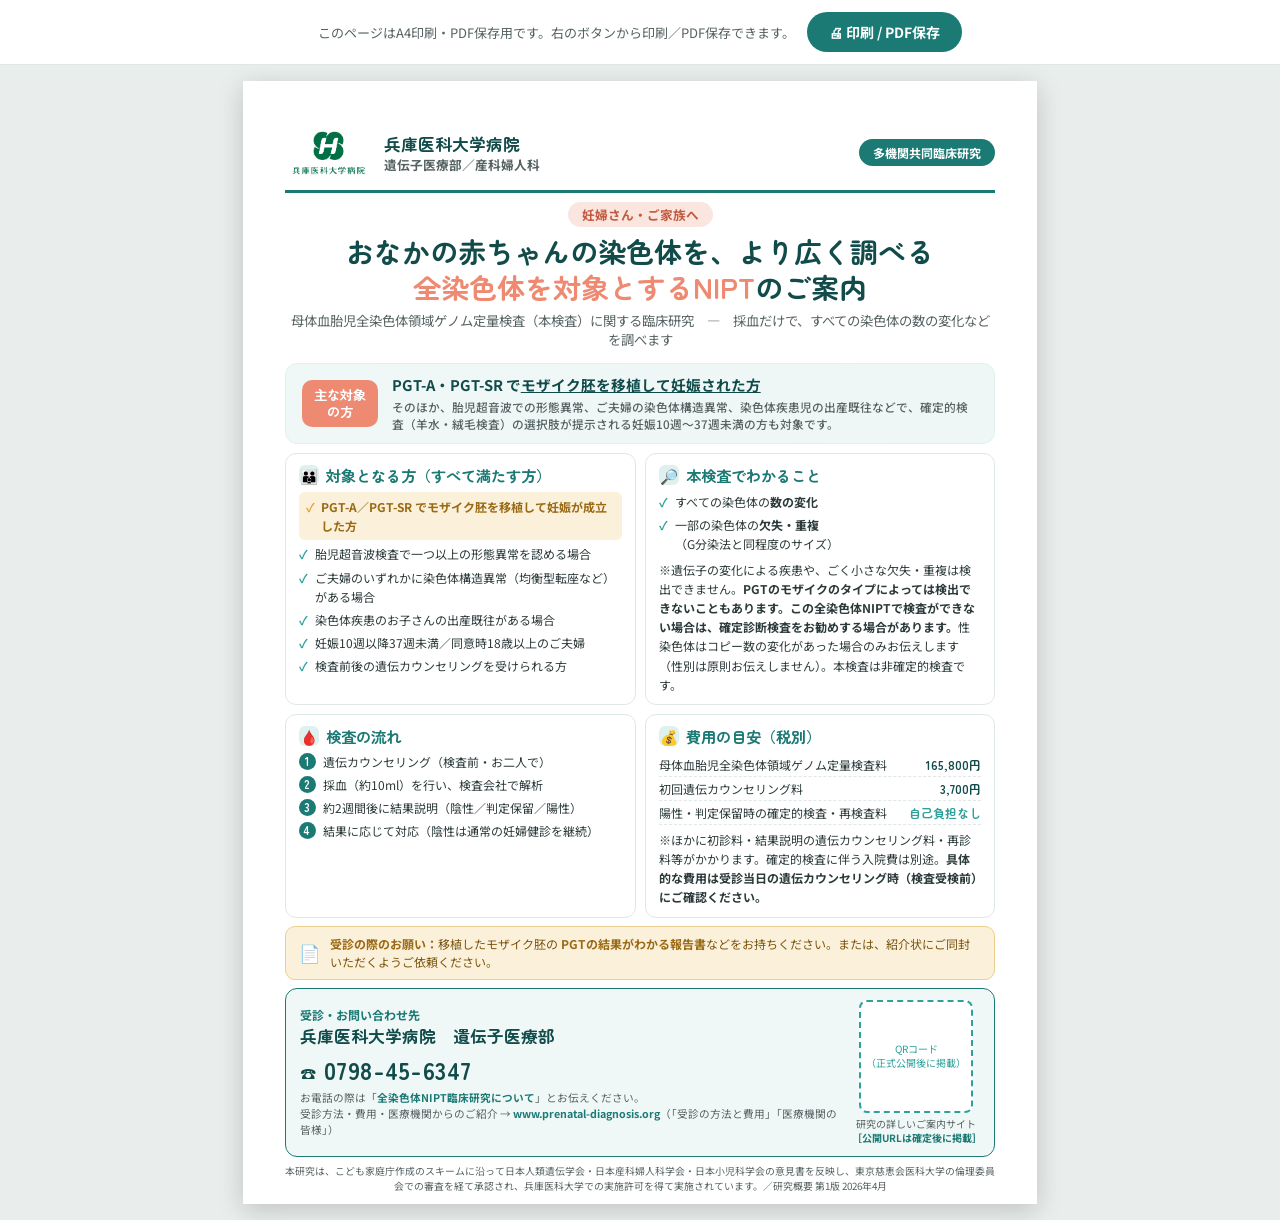
<file: flyer.html>
<!DOCTYPE html>
<html lang="ja">
<head>
<meta charset="UTF-8" />
<meta name="viewport" content="width=device-width, initial-scale=1.0" />
<meta name="description" content="全染色体NIPT臨床研究 受診案内フライヤー（A4）｜兵庫医科大学病院 遺伝子医療部／産科婦人科。PGT-A・PGT-SRでモザイク胚を移植された方へ。" />
<title>受診案内フライヤー（A4）｜全染色体NIPT臨床研究</title>
<link rel="icon" type="image/png" href="H_5-3.png" />
<link rel="preconnect" href="https://fonts.googleapis.com" />
<link rel="preconnect" href="https://fonts.gstatic.com" crossorigin />
<link href="https://fonts.googleapis.com/css2?family=Noto+Sans+JP:wght@400;500;700;900&family=Zen+Maru+Gothic:wght@500;700&display=swap" rel="stylesheet" />
<style>
  :root{
    --teal-900:#114b4a; --teal-700:#1c7a75; --teal-500:#2ea19a; --teal-100:#dff1ef; --teal-50:#f0f8f7;
    --coral:#ef8a72; --coral-soft:#fbe6df; --amber:#e2a23b; --amber-soft:#fbf0d9;
    --ink:#2c3a3a; --ink-soft:#566262; --line:#e0e8e7;
  }
  *{box-sizing:border-box; margin:0; padding:0;}
  body{ background:#e9edec; font-family:"Noto Sans JP",sans-serif; color:var(--ink); -webkit-print-color-adjust:exact; print-color-adjust:exact; }
  h1,h2,h3,.zen{ font-family:"Zen Maru Gothic","Noto Sans JP",sans-serif; }

  /* screen toolbar (hidden on print) */
  .toolbar{ position:sticky; top:0; display:flex; gap:12px; align-items:center; justify-content:center;
    background:#fff; border-bottom:1px solid var(--line); padding:12px; z-index:10; }
  .toolbar span{ font-size:13px; color:var(--ink-soft); }
  .print-btn{ background:var(--teal-700); color:#fff; border:none; border-radius:999px; padding:10px 22px;
    font-weight:700; font-size:14px; cursor:pointer; font-family:inherit; }
  .print-btn:hover{ background:var(--teal-900); }

  /* A4 page */
  .page{
    width:210mm; height:297mm; margin:16px auto; background:#fff; position:relative; overflow:hidden;
    padding:11mm 11mm 9mm; box-shadow:0 6px 24px rgba(0,0,0,.18); display:flex; flex-direction:column;
  }

  /* header */
  .fl-head{ display:flex; align-items:center; gap:12px; border-bottom:3px solid var(--teal-700); padding-bottom:7px; }
  .fl-head img{ height:16mm; width:auto; }
  .fl-head .org{ line-height:1.35; }
  .fl-head .org .u{ font-family:"Zen Maru Gothic"; font-size:12.5pt; font-weight:700; color:var(--teal-900); }
  .fl-head .org .d{ font-size:9.5pt; color:var(--ink-soft); font-weight:700; }
  .fl-head .tag{ margin-left:auto; background:var(--teal-700); color:#fff; font-weight:700; font-size:9pt;
    padding:5px 14px; border-radius:999px; white-space:nowrap; }

  /* title */
  .fl-title{ text-align:center; margin:8px 0 6px; }
  .fl-title .k{ display:inline-block; background:var(--coral-soft); color:#c25a41; font-weight:700; font-size:9.5pt;
    padding:3px 14px; border-radius:999px; margin-bottom:6px; }
  .fl-title h1{ font-size:21pt; color:var(--teal-900); line-height:1.3; }
  .fl-title h1 .ac{ color:var(--coral); }
  .fl-title .sub{ font-size:10pt; color:var(--ink-soft); margin-top:5px; }

  /* target hero band */
  .target{ margin-top:8px; background:linear-gradient(120deg,var(--teal-50),#eef7f5);
    border:1.5px solid var(--teal-100); border-radius:12px; padding:10px 16px; display:flex; align-items:center; gap:14px; }
  .target .badge{ background:var(--coral); color:#fff; font-family:"Zen Maru Gothic"; font-weight:700; font-size:10pt;
    padding:6px 12px; border-radius:10px; white-space:nowrap; text-align:center; line-height:1.3; }
  .target .txt{ font-size:11pt; color:var(--teal-900); font-weight:700; line-height:1.5; }
  .target .txt small{ display:block; font-weight:500; font-size:8.8pt; color:var(--ink-soft); margin-top:2px; }

  /* body grid */
  .grid{ display:grid; grid-template-columns:1fr 1fr; gap:9px; margin-top:9px; flex:1; }
  .box{ border:1px solid var(--line); border-radius:11px; padding:10px 13px; }
  .box h2{ font-size:11.5pt; color:var(--teal-700); margin-bottom:6px; display:flex; align-items:center; gap:7px; }
  .box h2 .ic{ width:20px; height:20px; border-radius:6px; background:var(--teal-100); display:grid; place-items:center; font-size:11pt; }
  .box p, .box li{ font-size:9pt; line-height:1.6; color:var(--ink); }
  .box .muted{ color:var(--ink-soft); }

  ul.checks{ list-style:none; display:grid; gap:4px; }
  ul.checks li{ padding-left:16px; position:relative; }
  ul.checks li::before{ content:"✓"; position:absolute; left:0; color:var(--teal-500); font-weight:700; }
  ul.checks li.main{ background:var(--amber-soft); border-radius:6px; padding:5px 8px 5px 22px; font-weight:700; color:#9a6a15; }
  ul.checks li.main::before{ left:7px; color:var(--amber); }

  /* flow steps */
  ol.flow{ list-style:none; counter-reset:s; display:grid; gap:5px; }
  ol.flow li{ counter-increment:s; position:relative; padding-left:24px; font-size:9pt; line-height:1.5; }
  ol.flow li::before{ content:counter(s); position:absolute; left:0; top:0; width:17px; height:17px; border-radius:50%;
    background:var(--teal-700); color:#fff; font-family:"Zen Maru Gothic"; font-size:8.5pt; font-weight:700; display:grid; place-items:center; }

  /* cost */
  .cost-row{ display:flex; justify-content:space-between; align-items:baseline; border-bottom:1px dashed var(--line); padding:3px 0; font-size:9pt; }
  .cost-row b{ font-family:"Zen Maru Gothic"; color:var(--teal-900); white-space:nowrap; }
  .cost-row.free b{ color:var(--teal-500); }
  .cost-note{ font-size:7.6pt; color:var(--ink-soft); margin-top:5px; line-height:1.5; }

  /* 受診時のお願い */
  .ask{ margin-top:8px; background:var(--amber-soft); border:1.5px solid #eccf8f; border-radius:10px;
    padding:8px 13px; display:flex; align-items:center; gap:9px; }
  .ask .ai{ font-size:13pt; }
  .ask span{ font-size:9pt; line-height:1.5; color:#7a5510; }
  .ask b{ color:#9a6a15; }

  /* footer contact + QR */
  .foot{ margin-top:8px; border:1.5px solid var(--teal-700); border-radius:12px; padding:11px 14px;
    display:grid; grid-template-columns:1fr 34mm; gap:14px; align-items:center; background:var(--teal-50); }
  .foot .c-title{ font-size:9pt; color:var(--teal-700); font-weight:700; }
  .foot .c-org{ font-family:"Zen Maru Gothic"; font-size:12.5pt; font-weight:700; color:var(--teal-900); margin:1px 0 4px; }
  .foot .c-tel{ font-family:"Zen Maru Gothic"; font-size:18pt; font-weight:700; color:var(--teal-900); letter-spacing:.5px; }
  .foot .c-tel .ti{ font-size:12pt; }
  .foot .c-sub{ font-size:8pt; color:var(--ink-soft); margin-top:3px; line-height:1.5; }
  .foot .c-sub b{ color:var(--teal-700); }

  .qr{ text-align:center; }
  .qr .frame{ width:30mm; height:30mm; margin:0 auto; border:2px dashed var(--teal-500); border-radius:8px;
    display:grid; place-items:center; background:#fff; color:var(--teal-500); font-size:7.5pt; text-align:center; line-height:1.4; padding:4px; }
  .qr .cap{ font-size:7.5pt; color:var(--ink-soft); margin-top:4px; line-height:1.3; }
  .qr .url{ font-size:7.5pt; color:var(--teal-700); font-weight:700; word-break:break-all; }

  .disclaim{ text-align:center; font-size:7.4pt; color:var(--ink-soft); margin-top:7px; line-height:1.5; }

  @media print{
    body{ background:#fff; }
    .toolbar{ display:none; }
    .page{ margin:0; box-shadow:none; }
  }
  @page{ size:A4; margin:0; }
</style>
</head>
<body>

<div class="toolbar">
  <span>このページはA4印刷・PDF保存用です。右のボタンから印刷／PDF保存できます。</span>
  <button class="print-btn" onclick="window.print()">🖨 印刷 / PDF保存</button>
</div>

<div class="page">

  <!-- HEADER -->
  <div class="fl-head">
    <img src="H_5-3.png" alt="兵庫医科大学病院" />
    <div class="org">
      <div class="u">兵庫医科大学病院</div>
      <div class="d">遺伝子医療部／産科婦人科</div>
    </div>
    <div class="tag">多機関共同臨床研究</div>
  </div>

  <!-- TITLE -->
  <div class="fl-title">
    <span class="k">妊婦さん・ご家族へ</span>
    <h1>おなかの赤ちゃんの染色体を、より広く調べる<br><span class="ac">全染色体を対象とするNIPT</span>のご案内</h1>
    <div class="sub">母体血胎児全染色体領域ゲノム定量検査（本検査）に関する臨床研究　―　採血だけで、すべての染色体の数の変化などを調べます</div>
  </div>

  <!-- TARGET -->
  <div class="target">
    <div class="badge">主な対象<br>の方</div>
    <div class="txt">
      PGT-A・PGT-SR で<u>モザイク胚を移植して妊娠された方</u>
      <small>そのほか、胎児超音波での形態異常、ご夫婦の染色体構造異常、染色体疾患児の出産既往などで、確定的検査（羊水・絨毛検査）の選択肢が提示される妊娠10週〜37週未満の方も対象です。</small>
    </div>
  </div>

  <!-- GRID -->
  <div class="grid">

    <!-- 対象 -->
    <div class="box">
      <h2><span class="ic">👪</span>対象となる方（すべて満たす方）</h2>
      <ul class="checks">
        <li class="main">PGT-A／PGT-SR でモザイク胚を移植して妊娠が成立した方</li>
        <li>胎児超音波検査で一つ以上の形態異常を認める場合</li>
        <li>ご夫婦のいずれかに染色体構造異常（均衡型転座など）がある場合</li>
        <li>染色体疾患のお子さんの出産既往がある場合</li>
        <li>妊娠10週以降37週未満／同意時18歳以上のご夫婦</li>
        <li>検査前後の遺伝カウンセリングを受けられる方</li>
      </ul>
    </div>

    <!-- わかること -->
    <div class="box">
      <h2><span class="ic">🔎</span>本検査でわかること</h2>
      <ul class="checks">
        <li>すべての染色体の<b>数の変化</b></li>
        <li>一部の染色体の<b>欠失・重複</b>（G分染法と同程度のサイズ）</li>
      </ul>
      <p class="cost-note" style="margin-top:6px;">
        ※遺伝子の変化による疾患や、ごく小さな欠失・重複は検出できません。<b>PGTのモザイクのタイプによっては検出できないこともあります。この全染色体NIPTで検査ができない場合は、確定診断検査をお勧めする場合があります。</b>性染色体はコピー数の変化があった場合のみお伝えします（性別は原則お伝えしません）。本検査は非確定的検査です。
      </p>
    </div>

    <!-- 流れ -->
    <div class="box">
      <h2><span class="ic">🩸</span>検査の流れ</h2>
      <ol class="flow">
        <li>遺伝カウンセリング（検査前・お二人で）</li>
        <li>採血（約10ml）を行い、検査会社で解析</li>
        <li>約2週間後に結果説明（陰性／判定保留／陽性）</li>
        <li>結果に応じて対応（陰性は通常の妊婦健診を継続）</li>
      </ol>
    </div>

    <!-- 費用 -->
    <div class="box">
      <h2><span class="ic">💰</span>費用の目安（税別）</h2>
      <div class="cost-row"><span>母体血胎児全染色体領域ゲノム定量検査料</span><b>165,800円</b></div>
      <div class="cost-row"><span>初回遺伝カウンセリング料</span><b>3,700円</b></div>
      <div class="cost-row free"><span>陽性・判定保留時の確定的検査・再検査料</span><b>自己負担なし</b></div>
      <p class="cost-note">
        ※ほかに初診料・結果説明の遺伝カウンセリング料・再診料等がかかります。確定的検査に伴う入院費は別途。<b>具体的な費用は受診当日の遺伝カウンセリング時（検査受検前）にご確認ください。</b>
      </p>
    </div>

  </div>

  <!-- 受診時のお願い -->
  <div class="ask">
    <span class="ai">📄</span>
    <span><b>受診の際のお願い：</b>移植したモザイク胚の <b>PGTの結果がわかる報告書</b>などをお持ちください。または、紹介状にご同封いただくようご依頼ください。</span>
  </div>

  <!-- FOOTER: CONTACT + QR -->
  <div class="foot">
    <div>
      <div class="c-title">受診・お問い合わせ先</div>
      <div class="c-org">兵庫医科大学病院　遺伝子医療部</div>
      <div class="c-tel"><span class="ti">☎</span> 0798-45-6347</div>
      <div class="c-sub">
        お電話の際は「<b>全染色体NIPT臨床研究について</b>」とお伝えください。<br>
        受診方法・費用・医療機関からのご紹介 → <b>www.prenatal-diagnosis.org</b>（「受診の方法と費用」「医療機関の皆様」）
      </div>
    </div>
    <div class="qr">
      <div class="frame">QRコード<br>（正式公開後に掲載）</div>
      <div class="cap">研究の詳しいご案内サイト</div>
      <div class="url">［公開URLは確定後に掲載］</div>
    </div>
  </div>

  <div class="disclaim">
    本研究は、こども家庭庁作成のスキームに沿って日本人類遺伝学会・日本産科婦人科学会・日本小児科学会の意見書を反映し、東京慈恵会医科大学の倫理委員会での審査を経て承認され、兵庫医科大学での実施許可を得て実施されています。／研究概要 第1版 2026年4月
  </div>

</div>

</body>
</html>
</file>
<file: styles.css>
:root {
  --teal-900: #114b4a;
  --teal-700: #1c7a75;
  --teal-500: #2ea19a;
  --teal-100: #dff1ef;
  --teal-50: #f0f8f7;
  --coral: #ef8a72;
  --coral-soft: #fbe6df;
  --amber: #e2a23b;
  --amber-soft: #fbf0d9;
  --ink: #2c3a3a;
  --ink-soft: #566262;
  --bg: #fbfcfb;
  --white: #ffffff;
  --line: #e4ebea;
  --shadow: 0 10px 30px rgba(28, 122, 117, 0.10);
  --shadow-sm: 0 4px 14px rgba(28, 122, 117, 0.08);
  --radius: 20px;
  --radius-sm: 14px;
}

* { box-sizing: border-box; margin: 0; padding: 0; }

body {
  font-family: "Noto Sans JP", sans-serif;
  color: var(--ink);
  background: var(--bg);
  line-height: 1.9;
  -webkit-font-smoothing: antialiased;
  font-size: 16px;
}

h1, h2, h3 { font-family: "Zen Maru Gothic", "Noto Sans JP", sans-serif; line-height: 1.5; }

a { color: var(--teal-700); }

.wrap { width: min(1080px, 92vw); margin: 0 auto; }

/* ===== Header ===== */
header {
  position: sticky; top: 0; z-index: 100;
  background: rgba(251, 252, 251, 0.92);
  backdrop-filter: blur(10px);
  border-bottom: 1px solid var(--line);
}
.nav {
  display: flex; align-items: center; justify-content: space-between;
  height: 72px;
}
.brand { display: flex; align-items: center; gap: 12px; font-weight: 700; color: var(--teal-900); text-decoration: none; }
.brand .logo-img { height: 50px; width: auto; flex-shrink: 0; display: block; }
.brand small { display: block; font-weight: 500; font-size: 11px; color: var(--ink-soft); font-family: "Noto Sans JP"; }
.brand .name { font-size: 16px; }
.menu { display: flex; gap: 2px; list-style: none; }
.menu a {
  text-decoration: none; color: var(--ink); font-size: 13px; font-weight: 500;
  padding: 8px 9px; border-radius: 10px; transition: .2s; white-space: nowrap;
}
.menu a:hover { background: var(--teal-100); color: var(--teal-900); }
.menu a.active { background: var(--teal-700); color: #fff; }
.menu-btn { display: none; background: none; border: none; cursor: pointer; padding: 8px; }
.menu-btn span { display: block; width: 24px; height: 2px; background: var(--teal-900); margin: 5px 0; border-radius: 2px; transition: .3s; }

/* ===== Hero (home) ===== */
.hero {
  position: relative; overflow: hidden;
  background:
    radial-gradient(1200px 400px at 90% -10%, var(--coral-soft), transparent 60%),
    linear-gradient(160deg, var(--teal-50) 0%, #eef7f5 100%);
  padding: 72px 0 88px;
}
.hero-grid { display: grid; grid-template-columns: 1.2fr 1fr; gap: 40px; align-items: center; }
.badge {
  display: inline-flex; align-items: center; gap: 8px;
  background: var(--white); color: var(--teal-700);
  border: 1px solid var(--teal-100);
  padding: 7px 16px; border-radius: 999px; font-size: 13px; font-weight: 700;
  box-shadow: var(--shadow-sm); margin-bottom: 22px;
}
.badge::before { content: "🔬"; }
.badge-row { display: flex; align-items: center; gap: 12px; flex-wrap: wrap; margin-bottom: 22px; }
.badge-row .badge { margin-bottom: 0; }
.badge-org { font-size: 16px; font-weight: 700; color: var(--teal-700); }
.hero h1 { font-size: clamp(22px, 3.4vw, 34px); color: var(--teal-900); letter-spacing: 0; }
.hero h1 .accent { color: var(--coral); }
.hero .lead { margin-top: 20px; font-size: 17px; color: var(--ink-soft); max-width: 40ch; }
.hero-cta { margin-top: 32px; display: flex; gap: 14px; flex-wrap: wrap; }
.btn {
  display: inline-flex; align-items: center; gap: 8px; text-decoration: none;
  padding: 14px 26px; border-radius: 999px; font-weight: 700; font-size: 15px; transition: .2s;
}
.btn-primary { background: var(--teal-700); color: #fff; box-shadow: var(--shadow); }
.btn-primary:hover { background: var(--teal-900); transform: translateY(-2px); }
.btn-ghost { background: var(--white); color: var(--teal-700); border: 1px solid var(--teal-100); }
.btn-ghost:hover { background: var(--teal-50); }

.hero-card {
  background: var(--white); border-radius: var(--radius); padding: 28px;
  box-shadow: var(--shadow); border: 1px solid var(--line);
}
.hero-card h3 { font-size: 17px; color: var(--teal-900); margin-bottom: 14px; display: flex; align-items: center; gap: 8px; }
.hero-card ul { list-style: none; display: grid; gap: 12px; }
.hero-card li { display: flex; gap: 10px; font-size: 14.5px; color: var(--ink-soft); }
.hero-card li b { color: var(--ink); font-weight: 700; }
.hero-card li .dot { flex-shrink: 0; width: 22px; height: 22px; border-radius: 50%; background: var(--teal-100); color: var(--teal-700); display: grid; place-items: center; font-size: 12px; font-weight: 700; }

/* ===== Page hero (sub pages) ===== */
.page-hero {
  background:
    radial-gradient(900px 300px at 88% -20%, var(--coral-soft), transparent 60%),
    linear-gradient(160deg, var(--teal-50) 0%, #eef7f5 100%);
  padding: 44px 0 48px; text-align: center; border-bottom: 1px solid var(--line);
}
.crumb { font-size: 13px; color: var(--ink-soft); margin-bottom: 10px; }
.crumb a { text-decoration: none; }
.crumb a:hover { text-decoration: underline; }
.page-hero h1 { font-size: clamp(26px, 3.6vw, 36px); color: var(--teal-900); }
.page-hero p { color: var(--ink-soft); font-size: 15.5px; margin-top: 12px; max-width: 640px; margin-left: auto; margin-right: auto; }
.page-hero .eyebrow { display: block; margin-bottom: 8px; }

/* ===== Sections ===== */
section { padding: 64px 0; }
.section-head { text-align: center; max-width: 640px; margin: 0 auto 44px; }
.eyebrow { color: var(--coral); font-weight: 700; font-size: 14px; letter-spacing: .12em; }
.section-head h2 { font-size: clamp(24px, 3.2vw, 32px); color: var(--teal-900); margin: 8px 0 14px; }
.section-head p { color: var(--ink-soft); font-size: 15.5px; }

.card {
  background: var(--white); border: 1px solid var(--line); border-radius: var(--radius);
  padding: 30px; box-shadow: var(--shadow-sm);
}

/* home cards */
.home-cards { display: grid; grid-template-columns: repeat(3, 1fr); gap: 22px; }
a.home-card {
  text-decoration: none; color: inherit; background: var(--white); border: 1px solid var(--line);
  border-radius: var(--radius); padding: 28px; box-shadow: var(--shadow-sm); transition: .2s; display: block;
}
a.home-card:hover { transform: translateY(-4px); box-shadow: var(--shadow); border-color: var(--teal-100); }
a.home-card .hc-icon { width: 52px; height: 52px; border-radius: 16px; display: grid; place-items: center; font-size: 26px; margin-bottom: 16px; }
a.home-card h3 { font-size: 18px; color: var(--teal-900); margin-bottom: 8px; }
a.home-card p { font-size: 14px; color: var(--ink-soft); }
a.home-card .hc-more { margin-top: 14px; font-size: 13px; font-weight: 700; color: var(--teal-700); }

/* about */
.about-grid { display: grid; grid-template-columns: 1fr 1fr; gap: 24px; }
.about-grid .card h3 { color: var(--teal-900); font-size: 19px; margin-bottom: 12px; display:flex; align-items:center; gap:10px;}
.about-grid .card p { color: var(--ink-soft); font-size: 15px; }
.icon-round { width: 44px; height: 44px; border-radius: 14px; display:grid; place-items:center; font-size:22px; flex-shrink:0;}
.bg-teal { background: var(--teal-100);} .bg-coral{ background: var(--coral-soft);} .bg-amber{background:var(--amber-soft);}
.purpose-list { display: grid; gap: 14px; margin-top: 6px; }
.purpose-list li { list-style: none; display: flex; gap: 12px; align-items: flex-start; color: var(--ink-soft); font-size: 15px; }
.purpose-list li::before { content: "✔"; color: var(--teal-500); font-weight: 700; margin-top: 1px; }

.note-strip {
  margin-top: 26px; background: var(--teal-50); border: 1px dashed var(--teal-500);
  border-radius: var(--radius-sm); padding: 20px 24px; font-size: 14.5px; color: var(--teal-900);
}
.note-strip b { color: var(--teal-700); }

/* research goals (guided eye-path) */
.about-lead { max-width: 720px; margin: 0 auto 34px; text-align: center; color: var(--ink-soft); font-size: 15.5px; }
.goal-list { max-width: 760px; margin: 0 auto; display: grid; gap: 16px; counter-reset: goal; }
.goal-item {
  display: grid; grid-template-columns: 56px 1fr; gap: 20px; align-items: start;
  background: var(--white); border: 1px solid var(--line); border-radius: var(--radius);
  padding: 22px 24px; box-shadow: var(--shadow-sm); transition: .2s;
}
.goal-item:hover { box-shadow: var(--shadow); transform: translateX(2px); }
.goal-item .g-num {
  counter-increment: goal; width: 48px; height: 48px; border-radius: 14px;
  background: linear-gradient(135deg, var(--teal-500), var(--teal-700)); color: #fff;
  font-family: "Zen Maru Gothic"; font-size: 22px; font-weight: 700;
  display: grid; place-items: center; flex-shrink: 0;
}
.goal-item .g-num::before { content: counter(goal); }
.goal-item .g-title { font-family: "Zen Maru Gothic"; font-size: 17px; font-weight: 700; color: var(--teal-900); margin-bottom: 4px; }
.goal-item .g-desc { font-size: 14px; color: var(--ink-soft); line-height: 1.8; }
@media (max-width: 640px) {
  .goal-item { grid-template-columns: 44px 1fr; gap: 14px; padding: 18px; }
  .goal-item .g-num { width: 40px; height: 40px; font-size: 19px; }
}

/* eligibility */
.elig-grid { display: grid; grid-template-columns: 1fr 1fr; gap: 24px; }
.elig-card { border-radius: var(--radius); padding: 28px; }
.elig-yes { background: linear-gradient(160deg, #f2faf8, #e8f5f2); border: 1px solid var(--teal-100); }
.elig-no { background: linear-gradient(160deg, #fdf5f2, #fbeee9); border: 1px solid var(--coral-soft); }
.elig-card h3 { display: flex; align-items: center; gap: 10px; font-size: 20px; margin-bottom: 8px; }
.elig-yes h3 { color: var(--teal-900); }
.elig-no h3 { color: #c25a41; }
.elig-card > p.sub { font-size: 13.5px; color: var(--ink-soft); margin-bottom: 18px; }
.cond { background: var(--white); border-radius: var(--radius-sm); padding: 16px 18px; margin-bottom: 12px; box-shadow: var(--shadow-sm); }
.cond .cond-title { font-weight: 700; color: var(--ink); font-size: 15px; display: flex; gap: 10px; align-items:center;}
.cond .num { width: 24px; height: 24px; border-radius: 8px; background: var(--teal-500); color:#fff; display:grid; place-items:center; font-size:13px; flex-shrink:0;}
.cond ul { margin: 12px 0 0; padding-left: 4px; list-style: none; display: grid; gap: 8px; }
.cond ul li { font-size: 14px; color: var(--ink-soft); display: flex; gap: 8px; }
.cond ul li .mk { color: var(--teal-700); font-weight: 700; flex-shrink: 0; }
.list-plain { list-style: none; display: grid; gap: 10px; }
.list-plain li { display: flex; gap: 10px; font-size: 14.5px; color: var(--ink-soft); background: var(--white); border-radius: var(--radius-sm); padding: 12px 16px; box-shadow: var(--shadow-sm);}
.list-plain li::before { content: "×"; color: var(--coral); font-weight: 900; flex-shrink:0; }
.mini-note { font-size: 12.5px; color: var(--ink-soft); margin-top: 14px; line-height: 1.7; }

/* flow */
.flow { display: grid; gap: 0; position: relative; max-width: 760px; margin: 0 auto; }
.step { display: grid; grid-template-columns: 56px 1fr; gap: 20px; padding-bottom: 8px; }
.step-num-wrap { display: flex; flex-direction: column; align-items: center; }
.step-num {
  width: 48px; height: 48px; border-radius: 50%; background: var(--teal-700); color: #fff;
  display: grid; place-items: center; font-family: "Zen Maru Gothic"; font-size: 20px; font-weight: 700; flex-shrink: 0; z-index: 1;
  box-shadow: var(--shadow-sm);
}
.step-line { width: 3px; flex: 1; background: var(--teal-100); margin: 4px 0; border-radius: 3px; }
.step:last-child .step-line { display: none; }
.step-body { padding-bottom: 28px; }
.step-body h3 { color: var(--teal-900); font-size: 18px; margin-bottom: 8px; }
.step-body p { color: var(--ink-soft); font-size: 14.5px; }
.tag-row { display: flex; gap: 8px; flex-wrap: wrap; margin-top: 12px; }
.tag { font-size: 12px; font-weight: 700; padding: 4px 12px; border-radius: 999px; }
.tag-teal { background: var(--teal-100); color: var(--teal-700); }
.tag-coral { background: var(--coral-soft); color: #c25a41; }
.tag-amber { background: var(--amber-soft); color: #a9761f; }

.result-grid { display: grid; grid-template-columns: repeat(3,1fr); gap: 18px; margin-top: 8px; }
.result-box { border-radius: var(--radius-sm); padding: 20px; text-align: left; }
.result-box .r-title { text-align: center; }
.result-box .r-title { font-family: "Zen Maru Gothic"; font-size: 20px; font-weight: 700; margin-bottom: 8px;}
.result-box p { font-size: 13.5px; }
.r-neg { background: var(--teal-50); border: 1px solid var(--teal-100);} .r-neg .r-title{color: var(--teal-700);}
.r-hold{ background: var(--amber-soft); border: 1px solid #f0dcb0;} .r-hold .r-title{color:#a9761f;}
.r-pos { background: var(--coral-soft); border: 1px solid #f5cfc4;} .r-pos .r-title{color:#c25a41;}
.result-box p { color: var(--ink-soft); }
.arrow-row { margin: 2px 0 0; }
.r-arrow { text-align: center; font-size: 30px; line-height: 1; font-weight: 700; }
.ar-neg { color: var(--teal-500); }
.ar-hold { color: #d9a93f; }
.ar-pos { color: #e58a70; }
.result-box.r-detail { text-align: left; }
.result-box.r-detail .r-title { text-align: center; }
.result-box.r-detail p { font-size: 13px; line-height: 1.75; }

/* know */
.know-grid { display: grid; grid-template-columns: 1fr 1fr; gap: 24px; }
.know-grid .card h3 { font-size: 18px; margin-bottom: 14px; display:flex; align-items:center; gap:10px;}
.know-yes h3 { color: var(--teal-700);} .know-no h3 { color: #c25a41; }
.know-grid ul { list-style: none; display: grid; gap: 10px; }
.know-grid li { font-size: 14.5px; color: var(--ink-soft); display: flex; gap: 10px; }
.know-yes li::before { content: "○"; color: var(--teal-500); font-weight: 700; }
.know-no li::before { content: "△"; color: var(--amber); font-weight: 700; }

/* cost */
.cost-wrap { max-width: 900px; margin: 0 auto; }
.cost-table { width: 100%; border-collapse: collapse; background: var(--white); border-radius: var(--radius); overflow: hidden; box-shadow: var(--shadow-sm); border:1px solid var(--line);}
.cost-table caption { caption-side: top; text-align: left; font-size: 13px; color: var(--ink-soft); padding-bottom: 12px; }
.cost-table th, .cost-table td { padding: 15px 18px; text-align: left; border-bottom: 1px solid var(--line); font-size: 14.5px; vertical-align: top;}
.cost-table thead th { background: var(--teal-700); color: #fff; font-size: 14px; font-weight: 700; }
.cost-table thead th:last-child { text-align: right; }
.cost-table td.price { text-align: right; font-weight: 700; color: var(--teal-900); white-space: nowrap; font-family: "Zen Maru Gothic"; }
.cost-table td.free { color: var(--teal-500); }
.cost-table tbody tr:hover { background: var(--teal-50); }
.cost-table .grp td { background: #f4f8f7; font-weight: 700; color: var(--teal-900); font-size: 13px; letter-spacing: .04em;}
.cost-note { font-size: 12px; color: var(--ink-soft); display:block; margin-top:4px; font-weight:400;}
.badge-need { display:inline-block; font-size: 11px; font-weight:700; background: var(--teal-100); color: var(--teal-700); padding: 2px 8px; border-radius: 999px; margin-left:6px;}
.badge-cond { background: var(--amber-soft); color:#a9761f;}

.cost-highlight { margin: 26px 0; display: grid; grid-template-columns: repeat(3, 1fr); gap: 16px; }
.ch-box { background: var(--white); border: 1px solid var(--line); border-radius: var(--radius-sm); padding: 20px; text-align: center; box-shadow: var(--shadow-sm);}
.ch-box .ch-label { font-size: 13px; color: var(--ink-soft); }
.ch-box .ch-num { font-family: "Zen Maru Gothic"; font-size: 26px; font-weight: 700; color: var(--teal-700); margin-top: 4px; }
.ch-box .ch-num small { font-size: 14px; }

.cost-followup { margin-top: 24px; }
.cost-followup .card { background: var(--amber-soft); border-color: #f0dcb0; }
.cost-followup h3 { color: #a9761f; font-size: 17px; margin-bottom: 12px; display:flex; align-items:center; gap:8px;}
.cost-followup table { width: 100%; border-collapse: collapse; }
.cost-followup td { padding: 10px 8px; border-bottom: 1px solid #f0dcb0; font-size: 14px; color: var(--ink); }
.cost-followup td:last-child { text-align: right; font-weight: 700; white-space: nowrap; }
.cost-followup tr:last-child td { border-bottom: none; }

.disclaimer {
  margin-top: 26px; background: var(--coral-soft); border-left: 5px solid var(--coral);
  border-radius: var(--radius-sm); padding: 20px 24px;
}
.disclaimer p { font-size: 14px; color: #9c4a34; }
.disclaimer b { color: #c25a41; }

/* faq */
.faq { max-width: 780px; margin: 0 auto; display: grid; gap: 14px; }
details.qa { background: var(--white); border: 1px solid var(--line); border-radius: var(--radius-sm); box-shadow: var(--shadow-sm); overflow: hidden; }
details.qa summary {
  cursor: pointer; list-style: none; padding: 18px 24px; font-weight: 700; color: var(--teal-900);
  font-size: 15.5px; display: flex; gap: 12px; align-items: flex-start;
}
details.qa summary::-webkit-details-marker { display: none; }
details.qa summary::before { content: "Q"; background: var(--teal-100); color: var(--teal-700); width: 26px; height: 26px; border-radius: 8px; display: grid; place-items: center; font-size: 14px; flex-shrink: 0; }
details.qa summary::after { content: "＋"; margin-left: auto; color: var(--teal-500); font-weight: 700; transition:.2s;}
details.qa[open] summary::after { transform: rotate(45deg); }
details.qa .ans { padding: 0 24px 20px 62px; color: var(--ink-soft); font-size: 14.5px; }

/* contact */
.contact-card {
  max-width: 620px; margin: 0 auto;
  background: var(--teal-50); border: 1px dashed var(--teal-500);
  border-radius: var(--radius); padding: 44px 32px; text-align: center;
  color: var(--ink);
}
.contact-dept { display: inline-block; font-size: 14px; font-weight: 700; color: var(--teal-700); background: var(--teal-100); padding: 5px 16px; border-radius: 999px; }
.contact-card h3 { font-size: 26px; color: var(--teal-900); margin: 14px 0 20px; }
.contact-tel {
  display: inline-flex; align-items: center; gap: 12px; text-decoration: none;
  background: var(--teal-700); color: #fff; font-family: "Zen Maru Gothic"; font-weight: 700;
  font-size: clamp(26px, 5vw, 36px); padding: 14px 32px; border-radius: 999px;
  box-shadow: var(--shadow); transition: .2s; letter-spacing: .02em;
}
.contact-tel:hover { transform: translateY(-2px); background: var(--teal-900); }
.contact-tel .tel-ico { font-size: .8em; }
.contact-hours { margin-top: 20px; font-size: 14px; color: var(--ink-soft); }

/* external link guide (contact) */
.link-guide {
  max-width: 620px; margin: 26px auto 0; background: var(--teal-50);
  border: 1px dashed var(--teal-500); border-radius: var(--radius); padding: 28px; text-align: center;
}
.link-guide h3 { font-size: 18px; color: var(--teal-900); margin-bottom: 10px; }
.link-guide p { font-size: 14.5px; color: var(--ink-soft); }
.link-guide-btns { display: flex; gap: 12px; justify-content: center; flex-wrap: wrap; margin: 20px 0 6px; }
.link-guide-note { font-size: 12px; color: var(--ink-soft); }

/* facility list */
.facility-wrap { max-width: 860px; margin: 0 auto; }
.facility-table { width: 100%; border-collapse: collapse; background: var(--white); border-radius: var(--radius); overflow: hidden; box-shadow: var(--shadow-sm); border: 1px solid var(--line); }
.facility-table th, .facility-table td { padding: 14px 18px; text-align: left; border-bottom: 1px solid var(--line); font-size: 14.5px; vertical-align: top; }
.facility-table thead th { background: var(--teal-700); color: #fff; font-size: 14px; font-weight: 700; }
.facility-table td.pref { white-space: nowrap; font-weight: 700; color: var(--teal-900); }
.facility-table td.dept { color: var(--ink-soft); font-size: 13.5px; }
.facility-table tbody tr:hover { background: var(--teal-50); }
.facility-table tr.self { background: var(--teal-100); }
.facility-table tr.self:hover { background: var(--teal-100); }
.facility-table tr.self td.name { font-weight: 700; color: var(--teal-900); }
.facility-badge { display: inline-block; font-size: 11px; font-weight: 700; background: var(--coral); color: #fff; padding: 2px 10px; border-radius: 999px; margin-left: 8px; vertical-align: middle; }

@media (max-width: 640px) {
  .facility-table thead { display: none; }
  .facility-table, .facility-table tbody, .facility-table tr, .facility-table td { display: block; width: 100%; }
  .facility-table tr { border-bottom: 8px solid var(--bg); padding: 6px 0; }
  .facility-table td { border: none; padding: 4px 16px; }
  .facility-table td.pref { padding-top: 12px; }
  .facility-table td.dept { padding-bottom: 12px; }
}

/* page nav (prev / next) */
.page-nav { display: flex; justify-content: space-between; gap: 16px; margin-top: 56px; flex-wrap: wrap; }
.page-nav a {
  text-decoration: none; background: var(--white); border: 1px solid var(--line); border-radius: var(--radius-sm);
  padding: 14px 22px; font-weight: 700; color: var(--teal-700); box-shadow: var(--shadow-sm); transition: .2s; font-size: 14px;
}
.page-nav a:hover { background: var(--teal-50); transform: translateY(-2px); }
.page-nav .nav-dir { display: block; font-size: 11px; color: var(--ink-soft); font-weight: 500; }
.page-nav a.next { margin-left: auto; text-align: right; }

/* footer */
footer { background: var(--teal-900); color: #d3e7e5; padding: 56px 0 28px; }
.foot-grid { display: grid; grid-template-columns: 1.4fr 1fr; gap: 40px; }
.foot-logo { display: inline-block; background: #fff; border-radius: 12px; padding: 10px 14px; margin-bottom: 18px; }
.foot-logo img { height: 56px; width: auto; display: block; }
footer h4 { color: #fff; font-family: "Zen Maru Gothic"; font-size: 17px; margin-bottom: 14px; }
footer p, footer li { font-size: 13.5px; line-height: 1.9; color: #b9d6d3; }
footer ul { list-style: none; }
footer .foot-links a { color: #d3e7e5; text-decoration: none; }
footer .foot-links a:hover { text-decoration: underline; color: #fff; }
footer .ethics { background: rgba(255,255,255,.06); border-radius: var(--radius-sm); padding: 18px 20px; font-size: 12.5px; }
.foot-bottom { border-top: 1px solid rgba(255,255,255,.14); margin-top: 34px; padding-top: 20px; text-align: center; font-size: 12px; color: #8fb8b4; }
.ver-tag { display:inline-block; background: rgba(255,255,255,.1); padding: 3px 12px; border-radius: 999px; font-size: 11px; margin-top: 8px;}

/* responsive */
@media (max-width: 1080px) {
  .menu { display: none; position: absolute; top: 72px; left: 0; right: 0; flex-direction: column; background: var(--white); border-bottom: 1px solid var(--line); padding: 12px; gap: 4px; box-shadow: var(--shadow);}
  .menu.open { display: flex; }
  .menu a { padding: 12px; }
  .menu-btn { display: block; }
  .hero-grid, .about-grid, .elig-grid, .know-grid, .foot-grid { grid-template-columns: 1fr; }
  .home-cards { grid-template-columns: 1fr; }
  .result-grid { grid-template-columns: 1fr; }
  .arrow-row { display: none; }
  .cost-highlight { grid-template-columns: 1fr; }
  .cost-table thead { display: none; }
  .cost-table, .cost-table tbody, .cost-table tr, .cost-table td { display: block; width: 100%; }
  .cost-table tr { border-bottom: 8px solid var(--bg); }
  .cost-table td { border: none; padding: 6px 16px; }
  .cost-table td.item { padding-top: 14px; font-weight: 700; color: var(--teal-900);}
  .cost-table td.price { text-align: left; padding-bottom: 14px; }
  .cost-table td.price::before { content: "自己負担額： "; color: var(--ink-soft); font-weight: 400; font-family: "Noto Sans JP"; }
  .cost-table .grp td { padding: 12px 16px; }
}
</file>
